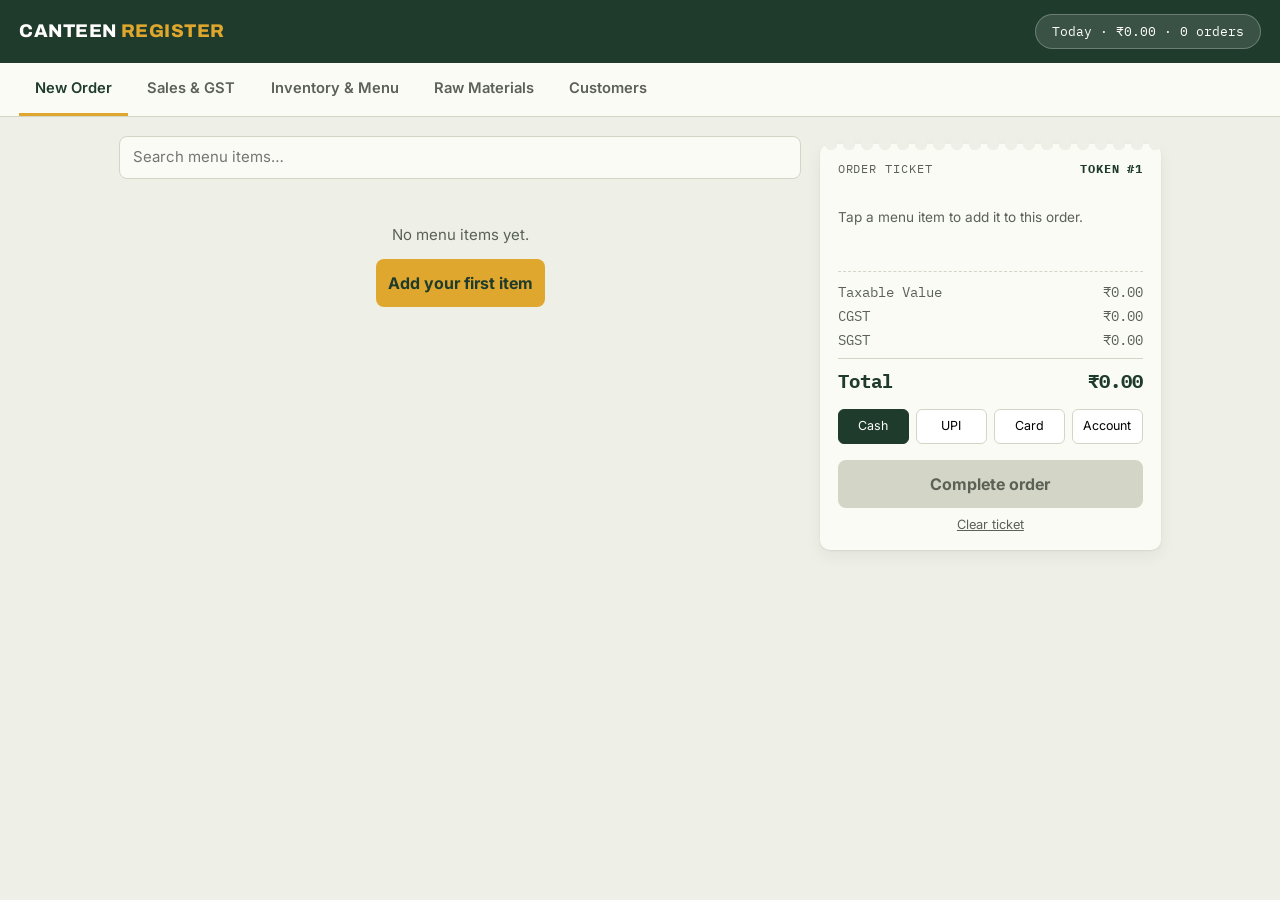
<file: canteen-register_6.html>
<!DOCTYPE html>
<html lang="en">
<head>
<meta charset="UTF-8">
<meta name="viewport" content="width=device-width, initial-scale=1.0">
<title>Canteen Register</title>
<link rel="preconnect" href="https://fonts.googleapis.com">
<link rel="preconnect" href="https://fonts.gstatic.com" crossorigin>
<link href="https://fonts.googleapis.com/css2?family=Archivo:wght@700;800&family=Inter:wght@400;500;600;700&family=IBM+Plex+Mono:wght@400;500;600;700&display=swap" rel="stylesheet">
<style>
  :root{
    --bg:#eef0e7;
    --bg-alt:#e2e5d7;
    --ink:#1f231e;
    --ink-soft:#5b6156;
    --green-deep:#1f3b2c;
    --green-mid:#2f5240;
    --marigold:#e0a72e;
    --marigold-dark:#b8841c;
    --chili:#b23a2e;
    --card:#fbfbf6;
    --border:#d3d6c6;
    --radius:10px;
    --shadow:0 1px 2px rgba(31,35,30,.07), 0 6px 16px rgba(31,35,30,.06);
  }
  *{box-sizing:border-box;}
  body{margin:0;font-family:'Inter',sans-serif;background:var(--bg);color:var(--ink);font-size:15px;line-height:1.5;}
  button{font:inherit;cursor:pointer;}
  input,select{font:inherit;}
  h3,h4{font-family:'Archivo',sans-serif;}
  button:focus-visible, input:focus-visible, select:focus-visible, a:focus-visible{outline:2px solid var(--marigold-dark);outline-offset:2px;}

  .topbar{background:var(--green-deep);color:#fff;padding:.9rem 1.2rem;display:flex;justify-content:space-between;align-items:center;flex-wrap:wrap;gap:.6rem;}
  .brand{font-family:'Archivo',sans-serif;font-weight:800;letter-spacing:.03em;font-size:1.15rem;text-transform:uppercase;}
  .brand .accent{color:var(--marigold);}
  .today-pill{background:rgba(255,255,255,.12);border:1px solid rgba(255,255,255,.25);border-radius:999px;padding:.4rem 1rem;font-family:'IBM Plex Mono',monospace;font-size:.82rem;}

  .tabs{background:var(--card);border-bottom:1px solid var(--border);display:flex;gap:.2rem;padding:0 1.2rem;overflow-x:auto;position:sticky;top:0;z-index:10;}
  .tab-btn{padding:.85rem 1rem;font-weight:600;color:var(--ink-soft);border:none;background:none;border-bottom:3px solid transparent;font-size:.92rem;white-space:nowrap;}
  .tab-btn.active{color:var(--green-deep);border-bottom-color:var(--marigold);}

  main{max-width:1080px;margin:0 auto;padding:1.2rem;}
  .panel{animation:fade .25s ease;}
  @keyframes fade{from{opacity:0;}to{opacity:1;}}

  .order-layout{display:flex;gap:1.2rem;align-items:flex-start;}
  @media (max-width:780px){.order-layout{flex-direction:column;}}

  #menuSearch{width:100%;padding:.6rem .8rem;border:1px solid var(--border);border-radius:8px;margin-bottom:.6rem;background:var(--card);}

  .category-row{display:flex;gap:.4rem;flex-wrap:wrap;margin-bottom:.7rem;}
  .cat-chip{padding:.4rem .85rem;border-radius:999px;border:1px solid var(--border);background:#fff;font-size:.8rem;font-weight:600;color:var(--ink-soft);}
  .cat-chip.active{background:var(--green-mid);color:#fff;border-color:var(--green-mid);}

  .menu-grid{flex:2;display:grid;grid-template-columns:repeat(auto-fill,minmax(148px,1fr));gap:.7rem;align-content:start;}
  .menu-section-heading{grid-column:1/-1;font-family:'IBM Plex Mono',monospace;text-transform:uppercase;font-size:.72rem;letter-spacing:.06em;color:var(--ink-soft);border-bottom:1px solid var(--border);padding:.3rem 0;margin-top:.6rem;}
  .menu-section-heading:first-child{margin-top:0;}
  .menu-card{background:var(--card);border:1px solid var(--border);border-radius:var(--radius);padding:.8rem;text-align:left;display:flex;flex-direction:column;gap:.3rem;align-items:flex-start;width:100%;transition:transform .12s,box-shadow .12s;}
  .menu-card:not(:disabled):hover{box-shadow:var(--shadow);transform:translateY(-2px);}
  .menu-card:disabled{opacity:.45;cursor:not-allowed;}
  .menu-card .name{font-weight:600;}
  .menu-card .price{font-family:'IBM Plex Mono',monospace;color:var(--green-mid);}
  .menu-card .stock{font-size:.74rem;color:var(--ink-soft);}
  .menu-card .stock.low{color:var(--chili);font-weight:700;}

  .ticket{flex:1;min-width:280px;background:var(--card);border-radius:var(--radius);box-shadow:var(--shadow);position:relative;margin-top:8px;}
  .ticket::before{content:'';position:absolute;top:-7px;left:0;right:0;height:14px;background:radial-gradient(circle,var(--bg) 6px,transparent 6.5px);background-size:18px 14px;background-position:2px 0;}
  .ticket-header{padding:1rem 1.1rem .3rem;font-family:'IBM Plex Mono',monospace;text-transform:uppercase;font-size:.72rem;letter-spacing:.08em;color:var(--ink-soft);display:flex;justify-content:space-between;}
  .ticket-token{font-weight:700;color:var(--green-deep);}
  .edit-banner{margin:.4rem 1.1rem 0;background:#fdf3d7;border:1px solid var(--marigold);border-radius:8px;padding:.5rem .7rem;font-size:.78rem;}
  .edit-banner button{color:var(--chili);background:none;border:none;text-decoration:underline;font-weight:600;padding:0;}
  .ticket-items{padding:.3rem 1.1rem;display:flex;flex-direction:column;gap:.55rem;max-height:280px;overflow-y:auto;}
  .ticket-line{display:flex;align-items:center;gap:.5rem;font-size:.88rem;}
  .ticket-line .qty-ctrl{display:flex;align-items:center;gap:.3rem;font-family:'IBM Plex Mono',monospace;}
  .ticket-line .qty-ctrl button{width:22px;height:22px;border-radius:5px;border:1px solid var(--border);background:#fff;line-height:1;}
  .ticket-line .name{flex:1;}
  .ticket-line .amt{font-family:'IBM Plex Mono',monospace;}
  .ticket-line .remove{color:var(--chili);border:none;background:none;font-size:.85rem;padding:0 .2rem;}
  .ticket-empty{color:var(--ink-soft);font-size:.85rem;padding:.4rem 0 1rem;}

  .ticket-divider{border-top:1px dashed var(--border);margin:.6rem 1.1rem;}
  .ticket-totals{padding:0 1.1rem;font-family:'IBM Plex Mono',monospace;font-size:.85rem;display:flex;flex-direction:column;gap:.25rem;}
  .ticket-totals .row{display:flex;justify-content:space-between;color:var(--ink-soft);}
  .ticket-totals .grand{font-size:1.2rem;font-weight:700;color:var(--green-deep);border-top:1px solid var(--border);padding-top:.5rem;margin-top:.2rem;}

  .payment-row{display:flex;gap:.4rem;padding:.85rem 1.1rem 0;flex-wrap:wrap;}
  .pay-chip{flex:1;min-width:64px;padding:.45rem;border-radius:6px;border:1px solid var(--border);background:#fff;font-size:.78rem;text-align:center;}
  .pay-chip.active{background:var(--green-deep);color:#fff;border-color:var(--green-deep);}
  .customer-picker{padding:.6rem 1.1rem 0;}
  .customer-picker select{width:100%;padding:.5rem;border:1px solid var(--border);border-radius:6px;background:#fff;}
  .customer-picker .bal-note{font-size:.75rem;color:var(--ink-soft);margin-top:.3rem;}
  .customer-picker .bal-note.negative{color:var(--chili);font-weight:600;}

  .btn-primary{display:block;width:calc(100% - 2.2rem);margin:1rem 1.1rem .4rem;background:var(--marigold);color:var(--green-deep);font-weight:700;padding:.75rem;border:none;border-radius:8px;font-size:1rem;}
  .btn-primary:not(:disabled):hover{background:var(--marigold-dark);}
  .btn-primary:disabled{background:var(--border);color:var(--ink-soft);cursor:not-allowed;}
  .btn-text{display:block;width:calc(100% - 2.2rem);margin:0 1.1rem 1rem;background:none;border:none;color:var(--ink-soft);text-decoration:underline;font-size:.8rem;padding:0;}
  .undo-bar{margin:0 1.1rem 1rem;font-size:.78rem;color:var(--ink-soft);}
  .undo-bar button{color:var(--chili);background:none;border:none;text-decoration:underline;font-weight:600;padding:0;}

  .range-row{display:flex;gap:.5rem;margin-bottom:1rem;flex-wrap:wrap;align-items:center;}
  .range-btn{padding:.5rem 1rem;border-radius:999px;border:1px solid var(--border);background:#fff;font-weight:600;font-size:.83rem;}
  .range-btn.active{background:var(--green-deep);color:#fff;border-color:var(--green-deep);}

  .stat-grid{display:grid;grid-template-columns:repeat(auto-fit,minmax(160px,1fr));gap:.8rem;margin-bottom:1.2rem;}
  .stat-card{background:var(--card);border:1px solid var(--border);border-radius:var(--radius);padding:.9rem;}
  .stat-card .label{font-size:.72rem;text-transform:uppercase;letter-spacing:.05em;color:var(--ink-soft);}
  .stat-card .value{font-family:'IBM Plex Mono',monospace;font-size:1.35rem;font-weight:700;color:var(--green-deep);margin-top:.25rem;}
  .stat-card .sub{font-size:.72rem;color:var(--ink-soft);margin-top:.2rem;}

  table.report-table{width:100%;border-collapse:collapse;background:var(--card);border:1px solid var(--border);border-radius:var(--radius);overflow:hidden;margin-bottom:1.2rem;}
  .report-table th,.report-table td{text-align:left;padding:.55rem .8rem;border-bottom:1px solid var(--border);font-size:.86rem;}
  .report-table tr:last-child td{border-bottom:none;}
  .report-table th{background:var(--bg-alt);font-family:'IBM Plex Mono',monospace;font-size:.7rem;text-transform:uppercase;letter-spacing:.04em;color:var(--ink-soft);}
  .report-table td.num{font-family:'IBM Plex Mono',monospace;text-align:right;}
  .report-table td.low{color:var(--chili);font-weight:700;}
  .report-table input{width:64px;padding:.3rem;border:1px solid var(--border);border-radius:5px;}
  .report-table input.wide{width:130px;}
  .report-table select{padding:.3rem;border:1px solid var(--border);border-radius:5px;background:#fff;}

  .order-row-list{display:flex;flex-direction:column;gap:.5rem;margin-bottom:1.2rem;}
  .order-day-heading{font-family:'IBM Plex Mono',monospace;text-transform:uppercase;font-size:.72rem;letter-spacing:.06em;color:var(--ink-soft);border-bottom:1px solid var(--border);padding:.3rem 0;margin-top:.6rem;}
  .order-row{display:flex;justify-content:space-between;align-items:center;gap:.8rem;background:var(--card);border:1px solid var(--border);border-radius:8px;padding:.6rem .8rem;font-size:.85rem;}
  .order-row .meta{color:var(--ink-soft);font-size:.76rem;display:block;margin-top:.15rem;}
  .order-row .amt{font-family:'IBM Plex Mono',monospace;font-weight:700;color:var(--green-deep);white-space:nowrap;}
  .order-edit{background:none;border:none;color:var(--green-mid);font-size:.74rem;text-decoration:underline;padding:0;white-space:nowrap;}
  .order-delete{background:none;border:none;color:var(--chili);font-size:.74rem;text-decoration:underline;padding:0;white-space:nowrap;}

  .add-item-form{display:grid;grid-template-columns:repeat(auto-fit,minmax(120px,1fr));gap:.7rem;background:var(--card);border:1px solid var(--border);border-radius:var(--radius);padding:1rem;margin-bottom:1.2rem;align-items:end;}
  .add-item-form label{font-size:.7rem;color:var(--ink-soft);text-transform:uppercase;letter-spacing:.04em;display:block;margin-bottom:.25rem;}
  .add-item-form input,.add-item-form select{width:100%;padding:.5rem;border:1px solid var(--border);border-radius:6px;background:#fff;}

  .recipe-editor{background:var(--bg-alt);border:1px dashed var(--border);border-radius:8px;padding:.8rem;margin:.4rem 0 .8rem;}
  .recipe-line{display:flex;gap:.4rem;align-items:center;margin-bottom:.4rem;flex-wrap:wrap;}
  .recipe-line select{flex:1;min-width:140px;padding:.35rem;border:1px solid var(--border);border-radius:5px;background:#fff;}
  .recipe-line input{width:80px;padding:.35rem;border:1px solid var(--border);border-radius:5px;}
  .recipe-line .unit-label{font-size:.78rem;color:var(--ink-soft);min-width:44px;}
  .recipe-line button{color:var(--chili);border:none;background:none;text-decoration:underline;font-size:.78rem;}
  .setting-row{display:flex;align-items:center;gap:.5rem;background:var(--card);border:1px solid var(--border);border-radius:8px;padding:.7rem .9rem;margin-bottom:1.2rem;font-size:.88rem;}
  .setting-row input[type=checkbox]{width:18px;height:18px;}

  .portions-badge{font-size:.72rem;color:var(--green-mid);}
  .portions-badge.low{color:var(--chili);font-weight:700;}

  .cust-balance{font-family:'IBM Plex Mono',monospace;font-weight:700;}
  .cust-balance.negative{color:var(--chili);}
  .cust-history{background:var(--bg-alt);border-radius:8px;padding:.6rem .8rem;margin:.3rem 0 .6rem;font-size:.78rem;}
  .cust-history div{display:flex;justify-content:space-between;gap:.6rem;padding:.15rem 0;}
  .cust-history .t-amt{font-family:'IBM Plex Mono',monospace;}

  .empty-state{text-align:center;padding:2.2rem 1rem;color:var(--ink-soft);grid-column:1/-1;}

  .toast{position:fixed;bottom:1.2rem;left:50%;transform:translateX(-50%) translateY(16px);background:var(--green-deep);color:#fff;padding:.6rem 1.1rem;border-radius:8px;font-size:.85rem;opacity:0;pointer-events:none;transition:opacity .2s,transform .2s;z-index:100;max-width:90vw;text-align:center;}
  .toast.show{opacity:1;transform:translateX(-50%) translateY(0);}

  footer.note{font-size:.75rem;color:var(--ink-soft);margin-top:.6rem;}

  @media (prefers-reduced-motion:reduce){*{transition:none !important;animation:none !important;}}
</style>
</head>
<body>

<div class="topbar">
  <div class="brand">Canteen <span class="accent">Register</span></div>
  <div class="today-pill" id="todayPill">Loading…</div>
</div>

<nav class="tabs">
  <button class="tab-btn active" data-tab="order" onclick="switchTab('order')">New Order</button>
  <button class="tab-btn" data-tab="sales" onclick="switchTab('sales')">Sales &amp; GST</button>
  <button class="tab-btn" data-tab="inventory" onclick="switchTab('inventory')">Inventory &amp; Menu</button>
  <button class="tab-btn" data-tab="raw" onclick="switchTab('raw')">Raw Materials</button>
  <button class="tab-btn" data-tab="customers" onclick="switchTab('customers')">Customers</button>
</nav>

<main>
  <section id="panel-order" class="panel">
    <div class="order-layout">
      <div style="flex:2;min-width:240px;">
        <div class="category-row" id="categoryChips" style="display:none;"></div>
        <input type="text" id="menuSearch" placeholder="Search menu items…" oninput="renderMenuGrid()">
        <div class="menu-grid" id="menuGrid"><div class="empty-state">Loading menu…</div></div>
      </div>
      <div class="ticket" id="ticket"></div>
    </div>
  </section>

  <section id="panel-sales" class="panel" style="display:none;">
    <div class="range-row" id="rangeRow">
      <button class="range-btn active" data-range="today" onclick="loadRange('today')">Today</button>
      <button class="range-btn" data-range="week" onclick="loadRange('week')">This Week</button>
      <button class="range-btn" data-range="month" onclick="loadRange('month')">This Month</button>
      <button class="range-btn" data-range="all" onclick="loadRange('all')">All Time</button>
      <button class="range-btn" data-range="overview" onclick="loadRange('overview')">📊 Overview</button>
      <button class="range-btn" style="margin-left:auto;" onclick="exportReport()">⬇ Export Excel</button>
    </div>
    <div id="salesContent">Loading…</div>
    <footer class="note">GST split assumes intra-state sales (CGST + SGST charged equally). For inter-state billing you'd charge IGST instead — check with your CA on which applies, and on whether the composition scheme affects how you show tax on the bill.</footer>
  </section>

  <section id="panel-inventory" class="panel" style="display:none;">
    <div id="inventoryContent">Loading…</div>
  </section>

  <section id="panel-raw" class="panel" style="display:none;">
    <div id="rawContent">Loading…</div>
  </section>

  <section id="panel-customers" class="panel" style="display:none;">
    <div id="customersContent">Loading…</div>
  </section>
</main>

<div id="toast" class="toast"></div>

<script>
// ---------- State ----------
let state = {
  menu: [],
  raw: [],
  customers: [],
  settings: { autoDeductRaw: true },
  cart: [],
  payment: 'Cash',
  selectedCustomerId: '',
  editing: null,           // original order object while editing, else null
  recipeEditItemId: null,  // menu item id whose recipe editor is open
  historyOpenCustomerId: null,
  activeTab: 'order',
  activeRange: 'today',
  activeCategory: 'All',
  today: null,
  _currentAgg: null,
};

// ---------- Utilities ----------
const fmt = n => new Intl.NumberFormat('en-IN',{style:'currency',currency:'INR',maximumFractionDigits:2}).format(n||0);
function escapeHtml(s){ return String(s).replace(/[&<>"']/g, c=>({'&':'&amp;','<':'&lt;','>':'&gt;','"':'&quot;',"'":'&#39;'}[c])); }
function uid(p){ return (p||'I')+Date.now().toString(36)+Math.random().toString(36).slice(2,6); }
function fmtDate(d){ const y=d.getFullYear(); const m=String(d.getMonth()+1).padStart(2,'0'); const day=String(d.getDate()).padStart(2,'0'); return `${y}-${m}-${day}`; }
function todayStr(){ return fmtDate(new Date()); }
function dayKey(d){ return `day:${d}`; }
function emptyDay(dateStr){ return {date:dateStr, orders:[], taxable:0, gst:0, total:0, count:0, nextToken:1}; }
function ensureNextToken(day){
  if(day.nextToken===undefined || day.nextToken===null){
    day.nextToken = day.orders.reduce((max,o)=>Math.max(max, o.token||0), 0) + 1;
  }
  return day;
}
function dateFromOrderId(id){
  const i = id.lastIndexOf('-');
  return i>-1 ? id.slice(0,i) : null;
}
function emptyOverall(){ return {taxable:0, gst:0, total:0, count:0, byItem:{}}; }
function round2(n){ return Math.round(n*100)/100; }
function niceDate(dStr){
  const [y,m,d] = dStr.split('-').map(Number);
  return new Date(y, m-1, d).toLocaleDateString('en-IN', {weekday:'short', day:'numeric', month:'short', year:'numeric'});
}

let toastTimer;
function showToast(msg){
  const t = document.getElementById('toast');
  t.textContent = msg;
  t.classList.add('show');
  clearTimeout(toastTimer);
  toastTimer = setTimeout(()=>t.classList.remove('show'), 2600);
}

function confirmAction(btn, action){
  if(btn.dataset.confirm==='1'){
    btn.dataset.confirm='0';
    action();
  } else {
    const orig = btn.textContent;
    btn.dataset.confirm='1';
    btn.dataset.orig = orig;
    btn.textContent = 'Click again to confirm';
    setTimeout(()=>{ if(btn.dataset.confirm==='1'){ btn.dataset.confirm='0'; btn.textContent=btn.dataset.orig; } }, 4000);
  }
}

// ---------- Storage (browser localStorage — data lives on this PC, in this browser) ----------
async function dbGet(key){
  try{
    const v = localStorage.getItem(key);
    return v ? JSON.parse(v) : null;
  }catch(e){ return null; }
}
async function dbSet(key, value){
  try{
    localStorage.setItem(key, JSON.stringify(value));
    return true;
  }catch(e){ console.error('storage set failed', key, e); showToast('Could not save — your browser storage may be full or disabled'); return false; }
}
async function dbDelete(key){
  try{ localStorage.removeItem(key); }catch(e){ /* ignore */ }
}

// ---------- Init ----------
async function init(){
  state.menu = (await dbGet('menu-items')) || [];
  state.raw = (await dbGet('raw-materials')) || [];
  state.customers = (await dbGet('customers')) || [];
  const settings = await dbGet('app-settings');
  if(settings) state.settings = Object.assign({autoDeductRaw:true}, settings);
  const dStr = todayStr();
  const day = await dbGet(dayKey(dStr));
  state.today = ensureNextToken(day || emptyDay(dStr));
  renderAll();
  setInterval(refreshTodayIfNeeded, 60000);
}
async function refreshTodayIfNeeded(){
  const dStr = todayStr();
  if(state.today.date !== dStr){
    const day = await dbGet(dayKey(dStr));
    state.today = ensureNextToken(day || emptyDay(dStr));
    renderAll();
  }
}

function renderAll(){
  renderTodayPill();
  renderMenuGrid();
  renderCart();
  if(state.activeTab==='inventory') renderInventoryTab();
  if(state.activeTab==='raw') renderRawTab();
  if(state.activeTab==='customers') renderCustomersTab();
  if(state.activeTab==='sales') loadRange(state.activeRange);
}

// ---------- Tabs ----------
function switchTab(tab){
  state.activeTab = tab;
  document.querySelectorAll('.tab-btn').forEach(b=>b.classList.toggle('active', b.dataset.tab===tab));
  ['order','sales','inventory','raw','customers'].forEach(t=>{
    document.getElementById('panel-'+t).style.display = tab===t ? 'block' : 'none';
  });
  if(tab==='sales') loadRange(state.activeRange);
  if(tab==='inventory') renderInventoryTab();
  if(tab==='raw') renderRawTab();
  if(tab==='customers') renderCustomersTab();
}

// ---------- Today pill ----------
function renderTodayPill(){
  document.getElementById('todayPill').textContent =
    `Today · ${fmt(state.today.total)} · ${state.today.count} order${state.today.count===1?'':'s'}`;
}

// ---------- Categories ----------
const PRESET_CATEGORIES = ['Veg Snacks','Non-Veg Snacks','Combos','Beverages','Desserts','Other'];

function getUsedCategories(){
  const set = new Set(state.menu.map(m=>m.category || 'Uncategorized'));
  return Array.from(set).sort((a,b)=>a.localeCompare(b));
}
function allKnownCategories(){
  const used = state.menu.map(m=>m.category).filter(Boolean);
  return Array.from(new Set([...PRESET_CATEGORIES, ...used])).sort((a,b)=>a.localeCompare(b));
}
function setActiveCategory(cat){
  state.activeCategory = cat;
  renderMenuGrid();
}
function renderCategoryChips(){
  const row = document.getElementById('categoryChips');
  if(!row) return;
  const cats = getUsedCategories();
  if(cats.length<=1){ row.style.display='none'; row.innerHTML=''; return; }
  if(state.activeCategory!=='All' && !cats.includes(state.activeCategory)) state.activeCategory='All';
  row.style.display='flex';
  const chips = ['All', ...cats];
  row.innerHTML = chips.map(c=>
    `<button class="cat-chip ${state.activeCategory===c?'active':''}" data-category="${escapeHtml(c)}">${escapeHtml(c)}</button>`
  ).join('');
  row.querySelectorAll('.cat-chip').forEach(btn=>{
    btn.addEventListener('click', ()=> setActiveCategory(btn.dataset.category));
  });
}

// ---------- Raw materials helpers ----------
function rawById(id){ return state.raw.find(r=>r.id===id); }
function itemRecipe(item){ return (item.recipe||[]).filter(l=>rawById(l.rawId)); }
function portionsPossible(item){
  const recipe = itemRecipe(item);
  if(recipe.length===0) return null;
  let min = Infinity;
  recipe.forEach(l=>{
    const raw = rawById(l.rawId);
    if(!raw || l.qty<=0) return;
    min = Math.min(min, Math.floor(Math.max(0,raw.stock)/l.qty));
  });
  return min===Infinity ? null : min;
}
function isAutoStock(item){
  return item.stockMode==='auto' && itemRecipe(item).length>0;
}
function effectiveStock(item){
  if(isAutoStock(item)){
    const p = portionsPossible(item);
    return p===null ? 0 : p;
  }
  return item.stock;
}
function computeRawUsage(cartLines){
  // returns [{rawId, qty}] aggregated across items
  // auto-stock items ALWAYS consume raw materials (that IS their stock);
  // manual-stock items consume raw only when the global auto-deduct setting is on
  const usage = {};
  cartLines.forEach(l=>{
    const item = state.menu.find(m=>m.id===l.id);
    if(!item) return;
    if(!isAutoStock(item) && !state.settings.autoDeductRaw) return;
    itemRecipe(item).forEach(r=>{
      usage[r.rawId] = (usage[r.rawId]||0) + r.qty*l.qty;
    });
  });
  return Object.entries(usage).map(([rawId, qty])=>({rawId, qty:round2(qty)}));
}

// ---------- Customers helpers ----------
function customerById(id){ return state.customers.find(c=>c.id===id); }
function customerLabel(c){
  const ph = c.phone ? ` (…${String(c.phone).slice(-4)})` : '';
  return `${c.name}${ph}`;
}
async function adjustCustomerBalance(customerId, delta, type, note){
  const c = customerById(customerId);
  if(!c) return;
  c.balance = round2(c.balance + delta);
  c.history = c.history || [];
  c.history.unshift({time:new Date().toISOString(), type, amount:round2(delta), note:note||''});
  if(c.history.length>40) c.history.length = 40;
  await dbSet('customers', state.customers);
}

// ---------- Menu grid ----------
function renderMenuCard(m){
  const inCart = state.cart.find(c=>c.id===m.id);
  const avail = effectiveStock(m);
  const remaining = avail - (inCart?inCart.qty:0);
  const out = remaining<=0;
  const low = !out && remaining<=m.threshold;
  const auto = isAutoStock(m);
  return `<button class="menu-card" ${out?'disabled':''} onclick="addToCart('${m.id}')">
    <div class="name">${escapeHtml(m.name)}</div>
    <div class="price">${fmt(m.price)}${m.unit?` / ${escapeHtml(m.unit)}`:''}</div>
    <div class="stock ${low?'low':''}">${out?(auto?'No raw stock':'Out of stock'):`${remaining} ${auto?'possible':'left'}`}</div>
  </button>`;
}

function renderMenuGrid(){
  renderCategoryChips();
  const q = (document.getElementById('menuSearch')?.value || '').toLowerCase();
  const grid = document.getElementById('menuGrid');
  if(state.menu.length===0){
    grid.innerHTML = `<div class="empty-state">No menu items yet.<br><button class="btn-primary" style="width:auto;display:inline-block;margin:.8rem 0 0;" onclick="switchTab('inventory')">Add your first item</button></div>`;
    return;
  }
  let items = state.menu.filter(m=>m.name.toLowerCase().includes(q));
  if(state.activeCategory!=='All'){
    items = items.filter(m=>(m.category||'Uncategorized')===state.activeCategory);
  }
  if(items.length===0){
    const where = state.activeCategory!=='All' ? ` in ${escapeHtml(state.activeCategory)}` : '';
    grid.innerHTML = `<div class="empty-state">No items match${q?` "${escapeHtml(q)}"`:''}${where}.</div>`;
    return;
  }
  if(state.activeCategory==='All'){
    const cats = getUsedCategories();
    let html = '';
    cats.forEach(cat=>{
      const catItems = items.filter(m=>(m.category||'Uncategorized')===cat);
      if(catItems.length===0) return;
      html += `<div class="menu-section-heading">${escapeHtml(cat)}</div>`;
      html += catItems.map(renderMenuCard).join('');
    });
    grid.innerHTML = html;
  } else {
    grid.innerHTML = items.map(renderMenuCard).join('');
  }
}

function flashStockWarning(itemId){
  const item = state.menu.find(m=>m.id===itemId);
  if(!item){ showToast('Not enough stock'); return; }
  showToast(isAutoStock(item) ? `Raw materials only allow ${effectiveStock(item)} more ${item.name}` : `Only ${item.stock} ${item.name} left in stock`);
}

// ---------- Cart ----------
function addToCart(itemId){
  const item = state.menu.find(m=>m.id===itemId);
  if(!item) return;
  const line = state.cart.find(c=>c.id===itemId);
  const currentQty = line ? line.qty : 0;
  if(effectiveStock(item) - currentQty <= 0){ flashStockWarning(itemId); return; }
  if(line) line.qty++; else state.cart.push({id:item.id, name:item.name, price:item.price, gst:item.gst, qty:1});
  renderCart(); renderMenuGrid();
}
function changeQty(itemId, delta){
  const line = state.cart.find(c=>c.id===itemId);
  if(!line) return;
  const item = state.menu.find(m=>m.id===itemId);
  const newQty = line.qty + delta;
  if(newQty<=0){ state.cart = state.cart.filter(c=>c.id!==itemId); }
  else if(item && newQty>effectiveStock(item)){ flashStockWarning(itemId); return; }
  else line.qty = newQty;
  renderCart(); renderMenuGrid();
}
function removeLine(itemId){ state.cart = state.cart.filter(c=>c.id!==itemId); renderCart(); renderMenuGrid(); }
function clearCart(){ state.cart = []; renderCart(); renderMenuGrid(); }
function setPayment(p){ state.payment = p; renderCart(); }
function setSelectedCustomer(id){ state.selectedCustomerId = id; renderCart(); }

function cartTotals(){
  let total=0, taxable=0;
  state.cart.forEach(l=>{
    const lineTotal = l.price*l.qty;
    total += lineTotal;
    taxable += lineTotal/(1+l.gst/100);
  });
  const gst = total-taxable;
  return {total, taxable, gst, cgst:gst/2, sgst:gst/2};
}

function renderCart(){
  const t = document.getElementById('ticket');
  const totals = cartTotals();
  const token = state.editing ? state.editing.token : state.today.nextToken;
  const linesHtml = state.cart.length ? state.cart.map(l=>`
    <div class="ticket-line">
      <div class="qty-ctrl">
        <button onclick="changeQty('${l.id}',-1)">−</button>
        <span>${l.qty}</span>
        <button onclick="changeQty('${l.id}',1)">+</button>
      </div>
      <div class="name">${escapeHtml(l.name)}</div>
      <div class="amt">${fmt(l.price*l.qty)}</div>
      <button class="remove" onclick="removeLine('${l.id}')">✕</button>
    </div>`).join('') : `<p class="ticket-empty">Tap a menu item to add it to this order.</p>`;

  const payChips = ['Cash','UPI','Card','Account'].map(p=>
    `<button class="pay-chip ${state.payment===p?'active':''}" onclick="setPayment('${p}')">${p}</button>`
  ).join('');

  let customerPicker = '';
  if(state.payment==='Account'){
    if(state.customers.length===0){
      customerPicker = `<div class="customer-picker"><div class="bal-note">No customers yet — add them in the Customers tab first.</div></div>`;
    } else {
      const opts = state.customers.slice().sort((a,b)=>a.name.localeCompare(b.name)).map(c=>
        `<option value="${c.id}" ${state.selectedCustomerId===c.id?'selected':''}>${escapeHtml(customerLabel(c))} — ${fmt(c.balance)}</option>`
      ).join('');
      const sel = customerById(state.selectedCustomerId);
      let balNote = '';
      if(sel){
        const after = round2(sel.balance - totals.total);
        balNote = `<div class="bal-note ${after<0?'negative':''}">Balance after this order: ${fmt(after)}${after<0?' (goes into due)':''}</div>`;
      }
      customerPicker = `<div class="customer-picker">
        <select onchange="setSelectedCustomer(this.value)">
          <option value="">— Select customer —</option>
          ${opts}
        </select>
        ${balNote}
      </div>`;
    }
  }

  const editBanner = state.editing ? `<div class="edit-banner">✏️ Editing Token #${state.editing.token} (${niceDate(dateFromOrderId(state.editing.id))}). Complete to save changes, or <button onclick="cancelEdit()">cancel and restore original</button>.</div>` : '';

  const lastOrder = state.today.orders[state.today.orders.length-1];
  const undoHtml = (!state.editing && lastOrder) ? `<div class="undo-bar">Last: Token #${lastOrder.token} · ${fmt(lastOrder.total)} — <button onclick="deleteOrder('${lastOrder.id}')">Undo</button></div>` : '';

  t.innerHTML = `
    <div class="ticket-header"><span>${state.editing?'Editing Order':'Order Ticket'}</span><span class="ticket-token">Token #${token}</span></div>
    ${editBanner}
    <div class="ticket-items">${linesHtml}</div>
    <div class="ticket-divider"></div>
    <div class="ticket-totals">
      <div class="row"><span>Taxable Value</span><span>${fmt(totals.taxable)}</span></div>
      <div class="row"><span>CGST</span><span>${fmt(totals.cgst)}</span></div>
      <div class="row"><span>SGST</span><span>${fmt(totals.sgst)}</span></div>
      <div class="row grand"><span>Total</span><span>${fmt(totals.total)}</span></div>
    </div>
    <div class="payment-row">${payChips}</div>
    ${customerPicker}
    <button class="btn-primary" ${state.cart.length===0?'disabled':''} onclick="completeOrder()">${state.editing?'Save changes':'Complete order'}</button>
    <button class="btn-text" onclick="clearCart()">Clear ticket</button>
    ${undoHtml}
  `;
}

// ---------- Order record engine (shared by complete / delete / edit) ----------
async function addOrderRecord(order){
  const dateStr = dateFromOrderId(order.id);
  let dayRecord = (dateStr === state.today.date) ? state.today : ensureNextToken((await dbGet(dayKey(dateStr))) || emptyDay(dateStr));

  dayRecord.orders.push(order);
  dayRecord.orders.sort((a,b)=>a.token-b.token);
  dayRecord.taxable = round2(dayRecord.taxable + order.taxable);
  dayRecord.gst = round2(dayRecord.gst + order.gst);
  dayRecord.total = round2(dayRecord.total + order.total);
  dayRecord.count += 1;
  dayRecord.nextToken = Math.max(dayRecord.nextToken, order.token + 1);
  await dbSet(dayKey(dateStr), dayRecord);
  if(dateStr === state.today.date) state.today = dayRecord;

  // finished-goods stock (auto-stock items are tracked via raw materials instead)
  order.items.forEach(it=>{
    if(it.autoStock) return;
    const item = state.menu.find(m=>m.id===it.id);
    if(item) item.stock = Math.max(0, item.stock - it.qty);
  });
  await dbSet('menu-items', state.menu);

  // raw materials
  if(order.rawUsage && order.rawUsage.length){
    order.rawUsage.forEach(u=>{
      const raw = rawById(u.rawId);
      if(raw) raw.stock = round2(raw.stock - u.qty);
    });
    await dbSet('raw-materials', state.raw);
  }

  // customer account
  if(order.payment==='Account' && order.customerId){
    await adjustCustomerBalance(order.customerId, -order.total, 'purchase', `Token #${order.token} (${dateStr})`);
  }

  // dates index + overall
  let dates = await dbGet('all-dates') || [];
  if(!dates.includes(dateStr)){ dates.push(dateStr); await dbSet('all-dates', dates); }

  let overall = await dbGet('overall-summary') || emptyOverall();
  overall.taxable = round2(overall.taxable + order.taxable);
  overall.gst = round2(overall.gst + order.gst);
  overall.total = round2(overall.total + order.total);
  overall.count += 1;
  order.items.forEach(it=>{
    if(!overall.byItem[it.id]) overall.byItem[it.id] = {name:it.name, qty:0, revenue:0};
    overall.byItem[it.id].qty += it.qty;
    overall.byItem[it.id].revenue = round2(overall.byItem[it.id].revenue + it.lineTotal);
  });
  await dbSet('overall-summary', overall);
}

async function removeOrderRecord(orderId){
  const dateStr = dateFromOrderId(orderId);
  if(!dateStr) return null;

  let dayRecord = (dateStr === state.today.date) ? state.today : await dbGet(dayKey(dateStr));
  if(!dayRecord) return null;

  const idx = dayRecord.orders.findIndex(o=>o.id===orderId);
  if(idx===-1) return null;
  const removed = dayRecord.orders[idx];

  dayRecord.orders.splice(idx, 1);
  dayRecord.taxable = round2(dayRecord.taxable - removed.taxable);
  dayRecord.gst = round2(dayRecord.gst - removed.gst);
  dayRecord.total = round2(dayRecord.total - removed.total);
  dayRecord.count = Math.max(0, dayRecord.count - 1);
  ensureNextToken(dayRecord);
  await dbSet(dayKey(dateStr), dayRecord);
  if(dateStr === state.today.date) state.today = dayRecord;

  removed.items.forEach(it=>{
    if(it.autoStock) return;
    const item = state.menu.find(m=>m.id===it.id);
    if(item) item.stock += it.qty;
  });
  await dbSet('menu-items', state.menu);

  if(removed.rawUsage && removed.rawUsage.length){
    removed.rawUsage.forEach(u=>{
      const raw = rawById(u.rawId);
      if(raw) raw.stock = round2(raw.stock + u.qty);
    });
    await dbSet('raw-materials', state.raw);
  }

  if(removed.payment==='Account' && removed.customerId){
    await adjustCustomerBalance(removed.customerId, removed.total, 'refund', `Token #${removed.token} (${dateStr}) reversed`);
  }

  let overall = await dbGet('overall-summary') || emptyOverall();
  overall.taxable = round2(overall.taxable - removed.taxable);
  overall.gst = round2(overall.gst - removed.gst);
  overall.total = round2(overall.total - removed.total);
  overall.count = Math.max(0, overall.count - 1);
  removed.items.forEach(it=>{
    if(overall.byItem[it.id]){
      overall.byItem[it.id].qty -= it.qty;
      overall.byItem[it.id].revenue = round2(overall.byItem[it.id].revenue - it.lineTotal);
      if(overall.byItem[it.id].qty<=0) delete overall.byItem[it.id];
    }
  });
  await dbSet('overall-summary', overall);

  return removed;
}

// ---------- Orders ----------
async function completeOrder(){
  if(state.cart.length===0) return;

  if(state.payment==='Account'){
    const cust = customerById(state.selectedCustomerId);
    if(!cust){ showToast('Select a customer for account payment'); return; }
  }

  const totals = cartTotals();
  const dStr = state.editing ? dateFromOrderId(state.editing.id) : todayStr();
  if(!state.editing && state.today.date !== dStr) state.today = emptyDay(dStr);

  const token = state.editing ? state.editing.token : state.today.nextToken;
  const cust = state.payment==='Account' ? customerById(state.selectedCustomerId) : null;

  const order = {
    id: state.editing ? state.editing.id : `${dStr}-${token}`,
    token,
    time: state.editing ? state.editing.time : new Date().toISOString(),
    editedAt: state.editing ? new Date().toISOString() : undefined,
    items: state.cart.map(l=>{
      const menuItem = state.menu.find(m=>m.id===l.id);
      return {id:l.id, name:l.name, qty:l.qty, price:l.price, gst:l.gst, lineTotal:round2(l.price*l.qty), autoStock: menuItem ? isAutoStock(menuItem) : false};
    }),
    taxable: round2(totals.taxable),
    gst: round2(totals.gst),
    total: round2(totals.total),
    payment: state.payment,
    customerId: cust ? cust.id : undefined,
    customerName: cust ? cust.name : undefined,
    rawUsage: computeRawUsage(state.cart)
  };

  const wasEditing = !!state.editing;
  await addOrderRecord(order);

  state.cart = [];
  state.payment = 'Cash';
  state.selectedCustomerId = '';
  state.editing = null;
  renderAll();
  showToast(wasEditing ? `Token #${token} updated` : `Token #${token} · ${fmt(order.total)} saved`);
}

async function deleteOrder(orderId){
  const removed = await removeOrderRecord(orderId);
  if(!removed){ showToast('Could not find that order'); return; }
  renderAll();
  showToast(`Token #${removed.token} removed`);
}

async function startEditOrder(orderId){
  if(state.editing){ showToast('Finish or cancel the current edit first'); return; }
  const removed = await removeOrderRecord(orderId);
  if(!removed){ showToast('Could not find that order'); return; }
  state.editing = removed;
  state.cart = removed.items.map(it=>({id:it.id, name:it.name, price:it.price, gst:it.gst, qty:it.qty}));
  state.payment = removed.payment;
  state.selectedCustomerId = removed.customerId || '';
  switchTab('order');
  renderAll();
  showToast(`Editing Token #${removed.token} — make changes, then Save`);
}

async function cancelEdit(){
  if(!state.editing) return;
  const original = state.editing;
  state.editing = null;
  state.cart = [];
  state.payment = 'Cash';
  state.selectedCustomerId = '';
  await addOrderRecord(original);
  renderAll();
  showToast(`Token #${original.token} restored unchanged`);
}

// ---------- Inventory & Menu ----------
async function addMenuItem(data){
  const item = {
    id: uid('I'),
    name: data.name,
    category: data.category || 'Uncategorized',
    price: +data.price || 0,
    gst: +data.gst || 0,
    stock: +data.stock || 0,
    stockMode: 'manual',
    threshold: +data.threshold || 5,
    unit: data.unit || '',
    recipe: []
  };
  state.menu.push(item);
  await dbSet('menu-items', state.menu);
  renderAll();
  showToast(`${item.name} added — set its recipe to track stock from raw materials, or manage stock manually`);
}
function submitNewItem(){
  const name = document.getElementById('newName').value.trim();
  const price = document.getElementById('newPrice').value;
  if(!name || !price){ showToast('Enter a name and price first'); return; }
  addMenuItem({
    name, price,
    category: document.getElementById('newCategory').value.trim(),
    gst: document.getElementById('newGst').value,
    stock: document.getElementById('newStock').value,
    threshold: document.getElementById('newThreshold').value,
    unit: document.getElementById('newUnit').value.trim()
  });
}
async function updateMenuItem(id, field, value){
  const item = state.menu.find(m=>m.id===id);
  if(!item) return;
  item[field] = (field==='name' || field==='unit' || field==='category') ? value : +value;
  await dbSet('menu-items', state.menu);
  renderMenuGrid();
  renderInventoryTab();
}
async function restock(id, qty){
  if(!qty || qty<=0){ showToast('Enter a quantity to add'); return; }
  const item = state.menu.find(m=>m.id===id);
  if(!item) return;
  item.stock += qty;
  await dbSet('menu-items', state.menu);
  renderAll();
  showToast(`${item.name}: +${qty} stock`);
}
async function setStock(id, value){
  const item = state.menu.find(m=>m.id===id);
  if(!item) return;
  const v = +value;
  if(isNaN(v) || v<0){ showToast('Enter a valid stock number'); return; }
  item.stock = v;
  await dbSet('menu-items', state.menu);
  renderAll();
  showToast(`${item.name}: stock set to ${v}`);
}
async function setStockMode(id, mode){
  const item = state.menu.find(m=>m.id===id);
  if(!item) return;
  if(mode==='auto' && itemRecipe(item).length===0){
    showToast('Add a recipe first — auto stock is calculated from raw materials');
    renderInventoryTab();
    return;
  }
  item.stockMode = mode;
  await dbSet('menu-items', state.menu);
  renderAll();
  showToast(mode==='auto' ? `${item.name}: stock now tracked from raw materials` : `${item.name}: stock now manual`);
}
async function deleteMenuItem(id){
  state.menu = state.menu.filter(m=>m.id!==id);
  if(state.recipeEditItemId===id) state.recipeEditItemId = null;
  await dbSet('menu-items', state.menu);
  renderAll();
}
async function resetAllData(){
  const dates = await dbGet('all-dates') || [];
  await Promise.all(dates.map(d=>dbDelete(dayKey(d))));
  await dbDelete('all-dates');
  await dbDelete('overall-summary');
  await dbDelete('menu-items');
  await dbDelete('raw-materials');
  await dbDelete('customers');
  state.menu = [];
  state.raw = [];
  state.customers = [];
  state.cart = [];
  state.editing = null;
  state.today = emptyDay(todayStr());
  renderAll();
  showToast('All data cleared');
}

// ---------- Recipe editor ----------
function toggleRecipeEditor(itemId){
  state.recipeEditItemId = state.recipeEditItemId===itemId ? null : itemId;
  renderInventoryTab();
}
async function addRecipeLine(itemId){
  const item = state.menu.find(m=>m.id===itemId);
  if(!item) return;
  if(state.raw.length===0){ showToast('Add raw materials first (Raw Materials tab)'); return; }
  item.recipe = item.recipe || [];
  const usedIds = item.recipe.map(l=>l.rawId);
  const firstUnused = state.raw.find(r=>!usedIds.includes(r.id)) || state.raw[0];
  item.recipe.push({rawId:firstUnused.id, qty:0});
  await dbSet('menu-items', state.menu);
  renderInventoryTab();
}
async function updateRecipeLine(itemId, index, field, value){
  const item = state.menu.find(m=>m.id===itemId);
  if(!item || !item.recipe || !item.recipe[index]) return;
  if(field==='rawId') item.recipe[index].rawId = value;
  else item.recipe[index].qty = Math.max(0, +value || 0);
  await dbSet('menu-items', state.menu);
  renderInventoryTab();
}
async function removeRecipeLine(itemId, index){
  const item = state.menu.find(m=>m.id===itemId);
  if(!item || !item.recipe) return;
  item.recipe.splice(index,1);
  if(item.stockMode==='auto' && item.recipe.length===0) item.stockMode='manual';
  await dbSet('menu-items', state.menu);
  renderInventoryTab();
}
async function addFromMenuItem(itemId, sourceId, qty){
  const item = state.menu.find(m=>m.id===itemId);
  const source = state.menu.find(m=>m.id===sourceId);
  if(!item || !source){ showToast('Pick an item to copy ingredients from'); return; }
  if(source.id===item.id){ showToast("An item can't use itself as an ingredient"); return; }
  const sourceRecipe = itemRecipe(source);
  if(sourceRecipe.length===0){ showToast(`${source.name} doesn't have a recipe yet`); return; }
  const multiplier = Math.max(0.01, +qty || 1);
  item.recipe = item.recipe || [];
  sourceRecipe.forEach(line=>{
    const addQty = round2(line.qty * multiplier);
    const existing = item.recipe.find(l=>l.rawId===line.rawId);
    if(existing) existing.qty = round2(existing.qty + addQty);
    else item.recipe.push({rawId:line.rawId, qty:addQty});
  });
  await dbSet('menu-items', state.menu);
  renderInventoryTab();
  showToast(`Copied ${source.name}'s ingredients${multiplier!==1?` (×${multiplier})`:''} into ${item.name}'s recipe`);
}

function renderRecipeEditor(item){
  const lines = (item.recipe||[]).map((l,i)=>{
    const opts = state.raw.map(r=>`<option value="${r.id}" ${l.rawId===r.id?'selected':''}>${escapeHtml(r.name)}</option>`).join('');
    const raw = rawById(l.rawId);
    return `<div class="recipe-line">
      <select onchange="updateRecipeLine('${item.id}',${i},'rawId',this.value)">${opts}</select>
      <input type="number" min="0" step="any" value="${l.qty}" onchange="updateRecipeLine('${item.id}',${i},'qty',this.value)">
      <span class="unit-label">${raw?escapeHtml(raw.unit):''} / portion</span>
      <button onclick="removeRecipeLine('${item.id}',${i})">remove</button>
    </div>`;
  }).join('');
  const portions = portionsPossible(item);
  const modeHint = (portions!==null && !isAutoStock(item))
    ? `<div style="font-size:.8rem;margin-top:.4rem;">Stock is currently manual. <button style="font-size:.8rem;text-decoration:underline;border:none;background:none;color:var(--green-mid);padding:0;" onclick="setStockMode('${item.id}','auto')">Switch to auto — track stock from raw materials</button></div>`
    : '';
  const sourceOptions = state.menu.filter(m=>m.id!==item.id && itemRecipe(m).length>0);
  const autofillHtml = sourceOptions.length ? `
    <div style="margin-top:.7rem;padding-top:.6rem;border-top:1px dashed var(--border);">
      <strong style="font-size:.78rem;">Auto-fill from another menu item</strong>
      <div class="recipe-line" style="margin-top:.4rem;">
        <select id="autofillSrc-${item.id}">
          ${sourceOptions.map(m=>`<option value="${m.id}">${escapeHtml(m.name)}</option>`).join('')}
        </select>
        <input type="number" min="0.01" step="any" value="1" id="autofillQty-${item.id}" title="How many of this item go into one portion of the combo">
        <span class="unit-label">× qty</span>
        <button onclick="addFromMenuItem('${item.id}', document.getElementById('autofillSrc-${item.id}').value, document.getElementById('autofillQty-${item.id}').value)">Add ingredients</button>
      </div>
      <div style="font-size:.72rem;color:var(--ink-soft);margin-top:.2rem;">Copies that item's ingredients in — a one-time copy, not a live link, so editing the original later won't change this combo.</div>
    </div>` : '';
  return `<div class="recipe-editor">
    <strong style="font-size:.82rem;">Recipe for ${escapeHtml(item.name)} (per 1 portion)</strong>
    <div style="margin:.5rem 0;">${lines || '<span style="font-size:.8rem;color:var(--ink-soft);">No ingredients yet.</span>'}</div>
    <button onclick="addRecipeLine('${item.id}')" style="font-size:.8rem;">+ Add ingredient</button>
    ${portions!==null?`<div style="font-size:.8rem;margin-top:.5rem;" class="portions-badge ${portions<=5?'low':''}">Raw stock allows ~${portions} portion${portions===1?'':'s'}</div>`:''}
    ${modeHint}
    ${autofillHtml}
  </div>`;
}

function renderInventoryTab(){
  const c = document.getElementById('inventoryContent');
  const catOptions = allKnownCategories().map(cat=>`<option value="${escapeHtml(cat)}">`).join('');
  const rows = state.menu.map(m=>{
    const recipeCount = itemRecipe(m).length;
    const portions = portionsPossible(m);
    const portionsHtml = portions!==null ? `<div class="portions-badge ${portions<=5?'low':''}">~${portions} portions from raw</div>` : '';
    const auto = isAutoStock(m);
    const avail = effectiveStock(m);
    const stockCell = auto
      ? `<span class="${avail<=m.threshold?'low':''}" style="font-family:'IBM Plex Mono',monospace;">${avail}</span> <span class="portions-badge">from raw</span>`
      : `<input type="number" min="0" value="${m.stock}" onchange="setStock('${m.id}', this.value)" title="Type a number to set exact stock">${m.unit?(' '+escapeHtml(m.unit)):''}`;
    const stockCtrl = auto
      ? `<span style="font-size:.74rem;color:var(--ink-soft);">buy raw materials to increase</span>`
      : `<input type="number" min="1" placeholder="Qty" id="restock-${m.id}" style="width:56px;">
        <button onclick="restock('${m.id}', +document.getElementById('restock-${m.id}').value)">+ Add</button>`;
    const mainRow = `
    <tr>
      <td><input class="wide" value="${escapeHtml(m.name)}" onchange="updateMenuItem('${m.id}','name',this.value)">${portionsHtml}</td>
      <td><input class="wide" list="categoryList" value="${escapeHtml(m.category||'Uncategorized')}" onchange="updateMenuItem('${m.id}','category',this.value)"></td>
      <td><input type="number" min="0" step="0.5" value="${m.price}" onchange="updateMenuItem('${m.id}','price',this.value)"></td>
      <td><input type="number" min="0" max="28" value="${m.gst}" onchange="updateMenuItem('${m.id}','gst',this.value)"></td>
      <td>
        <select onchange="setStockMode('${m.id}', this.value)" title="Manual: you type the count. From recipe: calculated from raw materials.">
          <option value="manual" ${!auto?'selected':''}>Manual</option>
          <option value="auto" ${auto?'selected':''}>From recipe</option>
        </select>
      </td>
      <td class="${(!auto && m.stock<=m.threshold)?'low':''}">${stockCell}</td>
      <td><input type="number" min="0" value="${m.threshold}" onchange="updateMenuItem('${m.id}','threshold',this.value)"></td>
      <td style="display:flex;gap:.3rem;align-items:center;flex-wrap:wrap;">${stockCtrl}</td>
      <td><button onclick="toggleRecipeEditor('${m.id}')">Recipe${recipeCount?` (${recipeCount})`:''}</button></td>
      <td><button onclick="confirmAction(this, ()=>deleteMenuItem('${m.id}'))">Delete</button></td>
    </tr>`;
    const editorRow = state.recipeEditItemId===m.id ? `<tr><td colspan="10">${renderRecipeEditor(m)}</td></tr>` : '';
    return mainRow + editorRow;
  }).join('');

  c.innerHTML = `
    <datalist id="categoryList">${catOptions}</datalist>
    <h3>Add a menu item</h3>
    <div class="add-item-form">
      <div><label>Name</label><input id="newName" placeholder="e.g. Masala Tea"></div>
      <div><label>Category</label><input id="newCategory" list="categoryList" placeholder="Veg Snacks, Combos…"></div>
      <div><label>Price ₹ (incl. GST)</label><input id="newPrice" type="number" min="0" step="0.5"></div>
      <div><label>GST %</label><input id="newGst" type="number" min="0" max="28" value="5"></div>
      <div><label>Opening stock (optional)</label><input id="newStock" type="number" min="0" value="0" placeholder="0" title="For ready-made items like chocolates & cold drinks. Leave 0 for cooked items — add a recipe after, and stock will come from raw materials."></div>
      <div><label>Low-stock alert at</label><input id="newThreshold" type="number" min="0" value="5"></div>
      <div><label>Unit (optional)</label><input id="newUnit" placeholder="plate, cup, pc…"></div>
      <div><button class="btn-primary" style="width:100%;margin:0;" onclick="submitNewItem()">Add item</button></div>
    </div>
    ${state.menu.length ? `
    <table class="report-table">
      <thead><tr><th>Name</th><th>Category</th><th>Price</th><th>GST %</th><th>Stock mode</th><th>Stock (click to edit)</th><th>Alert at</th><th>Restock</th><th>Recipe</th><th></th></tr></thead>
      <tbody>${rows}</tbody>
    </table>` : `<p class="empty-state" style="display:block;">No items yet — add your first one above. It'll show up in New Order right away.</p>`}

    <h3>Backup &amp; restore</h3>
    <p style="font-size:.82rem;color:var(--ink-soft);margin:-.3rem 0 .7rem;">
      Your data lives in this browser. Download a backup file now and then — to a USB drive, cloud folder, or email to yourself —
      so you can restore it here or on a new PC if this browser's data is ever cleared. Backups include customers, raw materials, and all sales.
    </p>
    <div style="display:flex;gap:.6rem;flex-wrap:wrap;margin-bottom:1rem;">
      <button class="btn-primary" style="width:auto;margin:0;" onclick="backupAllData()">⬇ Download backup file</button>
      <button style="border:1px solid var(--border);background:#fff;border-radius:8px;padding:.7rem 1rem;" onclick="document.getElementById('restoreFile').click()">⬆ Restore from backup file</button>
      <input type="file" id="restoreFile" accept="application/json" style="display:none;" onchange="restoreFromBackup(this.files[0])">
    </div>

    <button class="btn-text" style="width:auto;" onclick="confirmAction(this, resetAllData)">Reset all data (menu, orders, sales, customers, raw materials)</button>
  `;
}

// ---------- Raw materials tab ----------
async function addRawMaterial(){
  const name = document.getElementById('rawName').value.trim();
  const unit = document.getElementById('rawUnit').value;
  const stock = +document.getElementById('rawStock').value || 0;
  const threshold = +document.getElementById('rawThreshold').value || 0;
  if(!name){ showToast('Enter a raw material name'); return; }
  state.raw.push({id:uid('R'), name, unit, stock, threshold});
  await dbSet('raw-materials', state.raw);
  renderRawTab();
  showToast(`${name} added to raw materials`);
}
async function updateRawMaterial(id, field, value){
  const raw = rawById(id);
  if(!raw) return;
  raw[field] = (field==='name' || field==='unit') ? value : +value;
  await dbSet('raw-materials', state.raw);
  renderRawTab();
}
async function adjustRawStock(id, delta){
  if(!delta){ showToast('Enter a quantity'); return; }
  const raw = rawById(id);
  if(!raw) return;
  raw.stock = round2(raw.stock + delta);
  await dbSet('raw-materials', state.raw);
  renderRawTab();
  showToast(`${raw.name}: ${delta>0?'+':''}${delta} ${raw.unit}`);
}
async function deleteRawMaterial(id){
  state.raw = state.raw.filter(r=>r.id!==id);
  // remove from any recipes; items left with no recipe fall back to manual stock
  state.menu.forEach(m=>{
    if(m.recipe) m.recipe = m.recipe.filter(l=>l.rawId!==id);
    if(m.stockMode==='auto' && (!m.recipe || m.recipe.length===0)) m.stockMode='manual';
  });
  await dbSet('raw-materials', state.raw);
  await dbSet('menu-items', state.menu);
  renderRawTab();
}
async function toggleAutoDeduct(checked){
  state.settings.autoDeductRaw = !!checked;
  await dbSet('app-settings', state.settings);
  showToast(state.settings.autoDeductRaw ? 'Auto-deduct ON — orders will use up raw materials via recipes' : 'Auto-deduct OFF — adjust raw stock manually');
}

function renderRawTab(){
  const c = document.getElementById('rawContent');
  const rows = state.raw.map(r=>`
    <tr>
      <td><input class="wide" value="${escapeHtml(r.name)}" onchange="updateRawMaterial('${r.id}','name',this.value)"></td>
      <td>
        <select onchange="updateRawMaterial('${r.id}','unit',this.value)">
          ${['g','kg','ml','l','pc'].map(u=>`<option value="${u}" ${r.unit===u?'selected':''}>${u}</option>`).join('')}
        </select>
      </td>
      <td class="num ${r.stock<=r.threshold?'low':''}">${r.stock} ${escapeHtml(r.unit)}</td>
      <td><input type="number" min="0" step="any" value="${r.threshold}" onchange="updateRawMaterial('${r.id}','threshold',this.value)"></td>
      <td style="display:flex;gap:.3rem;align-items:center;flex-wrap:wrap;">
        <input type="number" min="0" step="any" placeholder="Qty" id="rawadj-${r.id}" style="width:70px;">
        <button onclick="adjustRawStock('${r.id}', +document.getElementById('rawadj-${r.id}').value)">+ Add</button>
        <button onclick="adjustRawStock('${r.id}', -(+document.getElementById('rawadj-${r.id}').value))">− Use</button>
      </td>
      <td><button onclick="confirmAction(this, ()=>deleteRawMaterial('${r.id}'))">Delete</button></td>
    </tr>`).join('');

  const recipeItems = state.menu.filter(m=>itemRecipe(m).length>0);
  const portionRows = recipeItems.map(m=>{
    const portions = portionsPossible(m);
    const limiting = itemRecipe(m).map(l=>{
      const raw = rawById(l.rawId);
      return raw ? {name:raw.name, can:Math.floor(Math.max(0,raw.stock)/l.qty)} : null;
    }).filter(Boolean).sort((a,b)=>a.can-b.can)[0];
    return `<tr>
      <td>${escapeHtml(m.name)}</td>
      <td class="num ${portions!==null&&portions<=5?'low':''}">${portions===null?'—':portions}</td>
      <td>${limiting?`${escapeHtml(limiting.name)} (enough for ${limiting.can})`:'—'}</td>
    </tr>`;
  }).join('');

  c.innerHTML = `
    <div class="setting-row">
      <input type="checkbox" id="autoDeductChk" ${state.settings.autoDeductRaw?'checked':''} onchange="toggleAutoDeduct(this.checked)">
      <label for="autoDeductChk"><strong>Auto-deduct raw materials on orders</strong> — when ON, punching an order uses up ingredients per the item's recipe. When OFF, adjust raw stock manually with the +Add / −Use buttons below. Note: items set to "From recipe" stock mode always use up raw materials when sold — that's how their stock is counted.</label>
    </div>

    <h3>Add a raw material</h3>
    <div class="add-item-form">
      <div><label>Name</label><input id="rawName" placeholder="e.g. Potato"></div>
      <div><label>Unit</label>
        <select id="rawUnit">
          <option value="g">g (grams)</option>
          <option value="kg">kg</option>
          <option value="ml">ml</option>
          <option value="l">l (litres)</option>
          <option value="pc">pc (pieces)</option>
        </select>
      </div>
      <div><label>Opening stock</label><input id="rawStock" type="number" min="0" step="any" value="0"></div>
      <div><label>Low-stock alert at</label><input id="rawThreshold" type="number" min="0" step="any" value="0"></div>
      <div><button class="btn-primary" style="width:100%;margin:0;" onclick="addRawMaterial()">Add material</button></div>
    </div>

    ${state.raw.length ? `
    <table class="report-table">
      <thead><tr><th>Material</th><th>Unit</th><th>In stock</th><th>Alert at</th><th>Adjust stock</th><th></th></tr></thead>
      <tbody>${rows}</tbody>
    </table>` : `<p class="empty-state" style="display:block;">No raw materials yet. Add potato, flour, oil, milk… then attach them to menu items via the Recipe button in Inventory &amp; Menu.</p>`}

    <h3>Portions possible from current raw stock</h3>
    ${recipeItems.length ? `
    <table class="report-table">
      <thead><tr><th>Menu item</th><th class="num">Portions possible</th><th>Limiting ingredient</th></tr></thead>
      <tbody>${portionRows}</tbody>
    </table>` : `<p class="empty-state" style="display:block;">No recipes yet. Go to Inventory &amp; Menu → click "Recipe" on an item → add its ingredients per portion, and this table will fill in.</p>`}
  `;
}

// ---------- Customers tab ----------
async function addCustomer(){
  const name = document.getElementById('custName').value.trim();
  const phone = document.getElementById('custPhone').value.trim();
  const opening = +document.getElementById('custOpening').value || 0;
  if(!name){ showToast('Enter the customer\'s name'); return; }
  const cust = {id:uid('C'), name, phone, balance:round2(opening), history:[]};
  if(opening>0) cust.history.push({time:new Date().toISOString(), type:'topup', amount:opening, note:'Opening balance'});
  state.customers.push(cust);
  await dbSet('customers', state.customers);
  renderCustomersTab();
  showToast(`${name} added${opening>0?` with ${fmt(opening)}`:''}`);
}
async function updateCustomer(id, field, value){
  const c = customerById(id);
  if(!c) return;
  c[field] = value;
  await dbSet('customers', state.customers);
  renderCustomersTab();
}
async function topUpCustomer(id){
  const input = document.getElementById('topup-'+id);
  const amount = +input.value;
  if(!amount || amount<=0){ showToast('Enter a top-up amount'); return; }
  await adjustCustomerBalance(id, amount, 'topup', 'Top-up at counter');
  input.value='';
  renderCustomersTab();
  const c = customerById(id);
  showToast(`${c.name}: +${fmt(amount)} — balance ${fmt(c.balance)}`);
}
async function deleteCustomer(id){
  const c = customerById(id);
  if(c && Math.abs(c.balance) > 0.005){
    showToast(`${c.name} has a balance of ${fmt(c.balance)} — settle it before deleting`);
    return;
  }
  state.customers = state.customers.filter(x=>x.id!==id);
  await dbSet('customers', state.customers);
  renderCustomersTab();
}
async function deleteTopUp(customerId, index){
  const c = customerById(customerId);
  if(!c || !c.history || !c.history[index]) { showToast('Could not find that entry'); return; }
  const entry = c.history[index];
  if(entry.type!=='topup'){ showToast('Only top-ups can be deleted here — reverse purchases by deleting/editing the order in Sales'); return; }
  c.history.splice(index, 1);
  c.balance = round2(c.balance - entry.amount);
  await dbSet('customers', state.customers);
  renderCustomersTab();
  showToast(`Removed ${fmt(entry.amount)} top-up — ${c.name}'s balance is now ${fmt(c.balance)}`);
}
async function editTopUp(customerId, index, newAmount){
  const c = customerById(customerId);
  if(!c || !c.history || !c.history[index]) { showToast('Could not find that entry'); return; }
  const entry = c.history[index];
  if(entry.type!=='topup'){ showToast('Only top-ups can be edited here'); return; }
  const val = +newAmount;
  if(isNaN(val) || val<=0){ showToast('Enter a valid amount'); return; }
  const delta = round2(val - entry.amount);
  entry.amount = round2(val);
  c.balance = round2(c.balance + delta);
  await dbSet('customers', state.customers);
  renderCustomersTab();
  showToast(`Top-up corrected to ${fmt(val)} — ${c.name}'s balance is now ${fmt(c.balance)}`);
}
function promptEditTopUp(customerId, index, currentAmount){
  const val = window.prompt('Correct top-up amount (₹):', currentAmount);
  if(val===null) return;
  editTopUp(customerId, index, val);
}
function toggleCustomerHistory(id){
  state.historyOpenCustomerId = state.historyOpenCustomerId===id ? null : id;
  renderCustomersTab();
}

function renderCustomersTab(){
  const c = document.getElementById('customersContent');
  const totalBalance = round2(state.customers.reduce((s,x)=>s+x.balance,0));
  const dueCustomers = state.customers.filter(x=>x.balance<0);

  const rows = state.customers.slice().sort((a,b)=>a.name.localeCompare(b.name)).map(cu=>{
    const activityLine = (h, idx) => {
      const d = new Date(h.time);
      const label = h.type==='topup'?'Top-up':(h.type==='purchase'?'Purchase':'Refund');
      const controls = h.type==='topup' ? `
        <button onclick="promptEditTopUp('${cu.id}',${idx},${h.amount})" style="font-size:.72rem;text-decoration:underline;border:none;background:none;color:var(--green-mid);padding:0;">Edit</button>
        <button onclick="confirmAction(this, ()=>deleteTopUp('${cu.id}',${idx}))" style="font-size:.72rem;text-decoration:underline;border:none;background:none;color:var(--chili);padding:0;">Delete</button>
      ` : '';
      return `<div><span>${d.toLocaleDateString('en-IN')} ${d.toLocaleTimeString('en-IN',{hour:'2-digit',minute:'2-digit'})} · ${label}${h.note?` · ${escapeHtml(h.note)}`:''}</span><span style="display:flex;align-items:center;gap:.5rem;"><span class="t-amt">${h.amount>0?'+':''}${fmt(h.amount)}</span>${controls}</span></div>`;
    };

    const recentHtml = (cu.history && cu.history.length)
      ? `<div class="cust-history">
          <div style="font-size:.7rem;text-transform:uppercase;letter-spacing:.04em;color:var(--ink-soft);margin-bottom:.2rem;">Recent — Edit or Delete a mistaken top-up right here</div>
          ${cu.history.slice(0,3).map((h,idx)=>activityLine(h,idx)).join('')}
          ${cu.history.length>3 ? `<button onclick="toggleCustomerHistory('${cu.id}')" style="font-size:.72rem;border:none;background:none;color:var(--ink-soft);text-decoration:underline;padding:.2rem 0 0;">${state.historyOpenCustomerId===cu.id?'Hide full history':`Show all ${cu.history.length} transactions`}</button>` : ''}
        </div>`
      : `<div class="cust-history" style="color:var(--ink-soft);">No transactions yet.</div>`;

    const fullHistHtml = (state.historyOpenCustomerId===cu.id && cu.history && cu.history.length>3)
      ? `<tr><td colspan="6"><div class="cust-history">
          ${cu.history.map((h,idx)=>({h,idx})).slice(3,40).map(({h,idx})=>activityLine(h,idx)).join('')}
        </div></td></tr>`
      : '';

    return `<tr>
      <td><input class="wide" value="${escapeHtml(cu.name)}" onchange="updateCustomer('${cu.id}','name',this.value)"></td>
      <td><input class="wide" value="${escapeHtml(cu.phone||'')}" placeholder="phone" onchange="updateCustomer('${cu.id}','phone',this.value)"></td>
      <td class="num"><span class="cust-balance ${cu.balance<0?'negative':''}">${fmt(cu.balance)}</span>${cu.balance<0?' <span style="font-size:.7rem;color:var(--chili);">DUE</span>':''}</td>
      <td style="display:flex;gap:.3rem;align-items:center;">
        <input type="number" min="1" placeholder="₹" id="topup-${cu.id}" style="width:70px;">
        <button onclick="topUpCustomer('${cu.id}')">Add money</button>
      </td>
      <td></td>
      <td><button onclick="confirmAction(this, ()=>deleteCustomer('${cu.id}'))" title="Removes this customer entirely — needs a zero balance">Delete customer</button></td>
    </tr>
    <tr><td colspan="6" style="padding-top:0;">${recentHtml}</td></tr>` + fullHistHtml;
  }).join('');

  c.innerHTML = `
    <div class="stat-grid">
      <div class="stat-card"><div class="label">Customers</div><div class="value">${state.customers.length}</div></div>
      <div class="stat-card"><div class="label">Wallet money held</div><div class="value">${fmt(totalBalance)}</div><div class="sub">Total of all balances — this is customers' money with you</div></div>
      <div class="stat-card"><div class="label">Customers in due</div><div class="value">${dueCustomers.length}</div><div class="sub">${dueCustomers.length?dueCustomers.map(x=>escapeHtml(x.name)).join(', '):'Nobody owes you right now'}</div></div>
    </div>

    <h3>Add a customer</h3>
    <div class="add-item-form">
      <div><label>First name</label><input id="custName" placeholder="e.g. Ramesh"></div>
      <div><label>Phone (or last digits)</label><input id="custPhone" placeholder="e.g. 98765 or 43210"></div>
      <div><label>Opening balance ₹ (optional)</label><input id="custOpening" type="number" min="0" value="0"></div>
      <div><button class="btn-primary" style="width:100%;margin:0;" onclick="addCustomer()">Add customer</button></div>
    </div>

    ${state.customers.length ? `
    <table class="report-table">
      <thead><tr><th>Name</th><th>Phone</th><th class="num">Balance</th><th>Top up</th><th></th><th></th></tr></thead>
      <tbody>${rows}</tbody>
    </table>` : `<p class="empty-state" style="display:block;">No customers yet. Add regulars here, top up their balance, and pick "Account" as the payment method when they order.</p>`}
  `;
}

// ---------- Sales report ----------
function dateStringsForRange(range){
  const dates = [];
  const now = new Date();
  if(range==='today'){ dates.push(todayStr()); }
  else if(range==='week'){ for(let i=0;i<7;i++){ const d=new Date(now); d.setDate(d.getDate()-i); dates.push(fmtDate(d)); } }
  else if(range==='month'){ for(let i=0;i<31;i++){ const d=new Date(now); d.setDate(d.getDate()-i); if(d.getMonth()!==now.getMonth() || d.getFullYear()!==now.getFullYear()) break; dates.push(fmtDate(d)); } }
  return dates;
}

const DOW_NAMES = ['Mon','Tue','Wed','Thu','Fri','Sat','Sun'];
function dowIndex(dateStr){ const [y,m,d]=dateStr.split('-').map(Number); return (new Date(y,m-1,d).getDay()+6)%7; }
function weekStartOf(dateStr){ const [y,m,d]=dateStr.split('-').map(Number); const dt=new Date(y,m-1,d); dt.setDate(dt.getDate()-((dt.getDay()+6)%7)); return fmtDate(dt); }
function monthLabel(ym){ const [y,m]=ym.split('-').map(Number); return new Date(y,m-1,1).toLocaleDateString('en-IN',{month:'long',year:'numeric'}); }

function aggregateDays(days){
  const agg = {taxable:0, gst:0, total:0, count:0, byItem:{}, byPayment:{}, orders:[],
               daily:[], byDOW:{}, byWeek:{}, byMonth:{}};
  days.filter(Boolean).forEach(day=>{
    if(day.count>0){
      agg.daily.push({date:day.date, count:day.count, taxable:day.taxable, gst:day.gst, total:day.total});
      const dow = dowIndex(day.date);
      if(!agg.byDOW[dow]) agg.byDOW[dow] = {days:0, count:0, total:0};
      agg.byDOW[dow].days++; agg.byDOW[dow].count += day.count; agg.byDOW[dow].total = round2(agg.byDOW[dow].total + day.total);
      const wk = weekStartOf(day.date);
      if(!agg.byWeek[wk]) agg.byWeek[wk] = {count:0, total:0, gst:0};
      agg.byWeek[wk].count += day.count; agg.byWeek[wk].total = round2(agg.byWeek[wk].total + day.total); agg.byWeek[wk].gst = round2(agg.byWeek[wk].gst + day.gst);
      const mo = day.date.slice(0,7);
      if(!agg.byMonth[mo]) agg.byMonth[mo] = {count:0, total:0, gst:0, taxable:0};
      agg.byMonth[mo].count += day.count; agg.byMonth[mo].total = round2(agg.byMonth[mo].total + day.total);
      agg.byMonth[mo].gst = round2(agg.byMonth[mo].gst + day.gst); agg.byMonth[mo].taxable = round2(agg.byMonth[mo].taxable + day.taxable);
    }
    agg.taxable = round2(agg.taxable + day.taxable);
    agg.gst = round2(agg.gst + day.gst);
    agg.total = round2(agg.total + day.total);
    agg.count += day.count;
    day.orders.forEach(o=>{
      agg.orders.push(o);
      agg.byPayment[o.payment] = round2((agg.byPayment[o.payment]||0) + o.total);
      o.items.forEach(it=>{
        if(!agg.byItem[it.id]) agg.byItem[it.id] = {name:it.name, qty:0, revenue:0};
        agg.byItem[it.id].qty += it.qty;
        agg.byItem[it.id].revenue = round2(agg.byItem[it.id].revenue + it.lineTotal);
      });
    });
  });
  agg.daily.sort((a,b)=>b.date.localeCompare(a.date));
  agg.orders.sort((a,b)=>new Date(b.time)-new Date(a.time));
  return agg;
}

async function loadRange(range){
  state.activeRange = range;
  document.querySelectorAll('#rangeRow .range-btn[data-range]').forEach(b=>b.classList.toggle('active', b.dataset.range===range));
  document.getElementById('salesContent').innerHTML = 'Loading…';

  let dates;
  if(range==='all' || range==='overview'){
    dates = ((await dbGet('all-dates')) || []).slice().sort().reverse();
  } else {
    dates = dateStringsForRange(range);
  }
  const days = await Promise.all(dates.map(d=>dbGet(dayKey(d))));
  const agg = aggregateDays(days);
  agg.range = range;
  state._currentAgg = agg;
  if(range==='overview') renderOverview(agg);
  else renderSalesReport(agg);
}

function renderOverview(agg){
  const el = document.getElementById('salesContent');
  if(agg.count===0){
    el.innerHTML = `<p class="empty-state" style="display:block;">No sales recorded yet — the overview will fill in as you punch orders.</p>`;
    return;
  }
  const bestDOW = Object.entries(agg.byDOW).sort((a,b)=>b[1].total-a[1].total)[0];
  const dowRows = DOW_NAMES.map((name,i)=>{
    const d = agg.byDOW[i];
    if(!d) return `<tr><td>${name}</td><td class="num">—</td><td class="num">—</td><td class="num">—</td></tr>`;
    return `<tr><td>${name}${bestDOW && +bestDOW[0]===i?' ⭐':''}</td><td class="num">${d.count}</td><td class="num">${fmt(d.total)}</td><td class="num">${fmt(d.total/d.days)}</td></tr>`;
  }).join('');

  const weekRows = Object.entries(agg.byWeek).sort((a,b)=>b[0].localeCompare(a[0])).slice(0,10).map(([wk,w])=>
    `<tr><td>Week of ${niceDate(wk)}</td><td class="num">${w.count}</td><td class="num">${fmt(w.gst)}</td><td class="num">${fmt(w.total)}</td></tr>`).join('');

  const monthRows = Object.entries(agg.byMonth).sort((a,b)=>b[0].localeCompare(a[0])).map(([mo,m])=>
    `<tr><td>${monthLabel(mo)}</td><td class="num">${m.count}</td><td class="num">${fmt(m.taxable)}</td><td class="num">${fmt(m.gst)}</td><td class="num">${fmt(m.total)}</td></tr>`).join('');

  const dailyRows = agg.daily.slice(0,31).map(d=>
    `<tr><td>${niceDate(d.date)}</td><td class="num">${d.count}</td><td class="num">${fmt(d.gst)}</td><td class="num">${fmt(d.total)}</td></tr>`).join('');

  const payParts = ['Cash','UPI','Card','Account'].filter(p=>agg.byPayment[p]).map(p=>`${p} ${fmt(agg.byPayment[p])}`).join(' · ');
  const activeDays = agg.daily.length;

  el.innerHTML = `
    <div class="stat-grid">
      <div class="stat-card"><div class="label">All-time sales</div><div class="value">${fmt(agg.total)}</div><div class="sub">${payParts}</div></div>
      <div class="stat-card"><div class="label">All-time orders</div><div class="value">${agg.count}</div><div class="sub">across ${activeDays} selling day${activeDays===1?'':'s'}</div></div>
      <div class="stat-card"><div class="label">Avg per selling day</div><div class="value">${fmt(activeDays?agg.total/activeDays:0)}</div></div>
      <div class="stat-card"><div class="label">GST collected (all time)</div><div class="value">${fmt(agg.gst)}</div><div class="sub">CGST ${fmt(agg.gst/2)} · SGST ${fmt(agg.gst/2)}</div></div>
    </div>

    <h4>Sales by day of the week ${bestDOW?`<span style="font-weight:400;font-size:.78rem;color:var(--ink-soft);">(⭐ = your best day)</span>`:''}</h4>
    <table class="report-table">
      <thead><tr><th>Day</th><th class="num">Orders</th><th class="num">Total sales</th><th class="num">Avg per day</th></tr></thead>
      <tbody>${dowRows}</tbody>
    </table>

    <h4>Weekly sales (last 10 weeks)</h4>
    <table class="report-table">
      <thead><tr><th>Week</th><th class="num">Orders</th><th class="num">GST</th><th class="num">Total</th></tr></thead>
      <tbody>${weekRows}</tbody>
    </table>

    <h4>Monthly sales</h4>
    <table class="report-table">
      <thead><tr><th>Month</th><th class="num">Orders</th><th class="num">Taxable</th><th class="num">GST</th><th class="num">Total</th></tr></thead>
      <tbody>${monthRows}</tbody>
    </table>

    <h4>Day by day (last 31 selling days)</h4>
    <table class="report-table">
      <thead><tr><th>Date</th><th class="num">Orders</th><th class="num">GST</th><th class="num">Total</th></tr></thead>
      <tbody>${dailyRows}</tbody>
    </table>
  `;
}

function renderSalesReport(agg){
  const el = document.getElementById('salesContent');
  state._currentAgg = agg;
  const itemRows = Object.values(agg.byItem||{}).sort((a,b)=>b.revenue-a.revenue)
    .map(it=>`<tr><td>${escapeHtml(it.name)}</td><td class="num">${it.qty}</td><td class="num">${fmt(it.revenue)}</td></tr>`).join('');

  const payParts = ['Cash','UPI','Card','Account'].filter(p=>agg.byPayment[p]).map(p=>`${p} ${fmt(agg.byPayment[p])}`).join(' · ');

  // group all orders by date with headings
  let orderRows = '';
  let currentDate = '';
  (agg.orders||[]).forEach(o=>{
    const oDate = dateFromOrderId(o.id);
    if(oDate !== currentDate){
      currentDate = oDate;
      orderRows += `<div class="order-day-heading">${niceDate(oDate)}</div>`;
    }
    const d = new Date(o.time);
    const itemsSummary = o.items.map(it=>`${it.qty}× ${escapeHtml(it.name)}`).join(', ');
    const payLabel = o.payment==='Account' && o.customerName ? `Account (${escapeHtml(o.customerName)})` : escapeHtml(o.payment);
    orderRows += `<div class="order-row">
      <div><strong>#${o.token}</strong>${o.editedAt?' <span style="font-size:.68rem;color:var(--ink-soft);">(edited)</span>':''}<span class="meta">${d.toLocaleTimeString('en-IN',{hour:'2-digit',minute:'2-digit'})} · ${itemsSummary} · ${payLabel}</span></div>
      <div style="display:flex;align-items:center;gap:.7rem;">
        <div class="amt">${fmt(o.total)}</div>
        <button class="order-edit" onclick="startEditOrder('${o.id}')">Edit</button>
        <button class="order-delete" onclick="confirmAction(this, ()=>deleteOrder('${o.id}'))">Delete</button>
      </div>
    </div>`;
  });

  el.innerHTML = `
    <div class="stat-grid">
      <div class="stat-card"><div class="label">Orders</div><div class="value">${agg.count}</div></div>
      <div class="stat-card"><div class="label">Taxable Value</div><div class="value">${fmt(agg.taxable)}</div></div>
      <div class="stat-card"><div class="label">GST Collected</div><div class="value">${fmt(agg.gst)}</div><div class="sub">CGST ${fmt(agg.gst/2)} · SGST ${fmt(agg.gst/2)}</div></div>
      <div class="stat-card"><div class="label">Grand Total</div><div class="value">${fmt(agg.total)}</div><div class="sub">${payParts||''}</div></div>
    </div>
    ${agg.count===0 ? `<p class="empty-state" style="display:block;">No sales recorded for this period yet.</p>` : `
    <table class="report-table">
      <thead><tr><th>Item</th><th class="num">Qty Sold</th><th class="num">Revenue</th></tr></thead>
      <tbody>${itemRows}</tbody>
    </table>
    <h4>All orders in this period (${(agg.orders||[]).length})</h4>
    <div class="order-row-list">${orderRows}</div>
    `}
  `;
}

// ---------- Export (Excel with sheets; CSV fallback) ----------
function loadXLSX(){
  return new Promise((resolve, reject)=>{
    if(window.XLSX) return resolve(window.XLSX);
    const s = document.createElement('script');
    s.src = 'https://cdnjs.cloudflare.com/ajax/libs/xlsx/0.18.5/xlsx.full.min.js';
    s.onload = ()=> window.XLSX ? resolve(window.XLSX) : reject(new Error('XLSX missing'));
    s.onerror = ()=> reject(new Error('could not load XLSX library'));
    document.head.appendChild(s);
  });
}

function buildReportSections(agg){
  const rangeLabels = {today:'Today', week:'This Week', month:'This Month', all:'All Time', overview:'All Time'};
  const payRows = ['Cash','UPI','Card','Account'].filter(p=>agg.byPayment[p]).map(p=>[p, agg.byPayment[p]]);
  const sections = [];

  sections.push({name:'Summary', rows:[
    ['Canteen Sales Report'],
    ['Period', rangeLabels[agg.range]||''],
    ['Generated', new Date().toLocaleString('en-IN')],
    [],
    ['Orders', agg.count],
    ['Taxable Value', agg.taxable],
    ['CGST', round2(agg.gst/2)],
    ['SGST', round2(agg.gst/2)],
    ['Total GST', agg.gst],
    ['Grand Total', agg.total],
    [],
    ['Payment method','Amount'],
    ...payRows
  ]});

  sections.push({name:'Daily', rows:[
    ['Date','Orders','Taxable','GST','Total'],
    ...agg.daily.map(d=>[d.date, d.count, d.taxable, d.gst, d.total])
  ]});

  if(agg.range==='all' || agg.range==='overview'){
    sections.push({name:'Day of Week', rows:[
      ['Day','Selling days','Orders','Total','Avg per day'],
      ...DOW_NAMES.map((name,i)=>{
        const d = agg.byDOW[i];
        return d ? [name, d.days, d.count, d.total, round2(d.total/d.days)] : [name,0,0,0,0];
      })
    ]});
    sections.push({name:'Weekly', rows:[
      ['Week starting','Orders','GST','Total'],
      ...Object.entries(agg.byWeek).sort((a,b)=>b[0].localeCompare(a[0])).map(([wk,w])=>[wk, w.count, w.gst, w.total])
    ]});
    sections.push({name:'Monthly', rows:[
      ['Month','Orders','Taxable','GST','Total'],
      ...Object.entries(agg.byMonth).sort((a,b)=>b[0].localeCompare(a[0])).map(([mo,m])=>[monthLabel(mo), m.count, m.taxable, m.gst, m.total])
    ]});
  }

  sections.push({name:'Items', rows:[
    ['Item','Qty sold','Revenue'],
    ...Object.values(agg.byItem).sort((a,b)=>b.revenue-a.revenue).map(it=>[it.name, it.qty, it.revenue])
  ]});

  const orderRows = [['Token','Date','Time','Item','Qty','Price','Line Total','Payment','Customer']];
  agg.orders.forEach(o=>{
    const d = new Date(o.time);
    o.items.forEach(it=>{
      orderRows.push([o.token, d.toLocaleDateString('en-IN'), d.toLocaleTimeString('en-IN'), it.name, it.qty, it.price, it.lineTotal, o.payment, o.customerName||'']);
    });
  });
  sections.push({name:'Orders', rows:orderRows});

  return sections;
}

async function exportReport(){
  const agg = state._currentAgg;
  if(!agg || agg.count===0){ showToast('Nothing to export yet'); return; }
  const sections = buildReportSections(agg);
  const stamp = todayStr();
  try{
    const XLSX = await loadXLSX();
    const wb = XLSX.utils.book_new();
    sections.forEach(sec=>{
      const ws = XLSX.utils.aoa_to_sheet(sec.rows);
      ws['!cols'] = (sec.rows[0]||[]).map((_,i)=>({wch: Math.max(12, ...sec.rows.map(r=>String(r[i]??'').length+2).slice(0,50))}));
      XLSX.utils.book_append_sheet(wb, ws, sec.name);
    });
    XLSX.writeFile(wb, `canteen-report-${stamp}.xlsx`);
    showToast('Excel report downloaded — check the sheet tabs at the bottom');
  }catch(e){
    console.error('XLSX failed, falling back to CSV', e);
    const csv = sections.map(sec=>
      `=== ${sec.name} ===\n` + sec.rows.map(r=>r.map(v=>`"${String(v??'').replace(/"/g,'""')}"`).join(',')).join('\n')
    ).join('\n\n');
    const blob = new Blob([csv], {type:'text/csv'});
    const url = URL.createObjectURL(blob);
    const a = document.createElement('a');
    a.href = url;
    a.download = `canteen-report-${stamp}.csv`;
    document.body.appendChild(a);
    a.click();
    a.remove();
    URL.revokeObjectURL(url);
    showToast('No internet for Excel converter — downloaded a sectioned CSV instead');
  }
}

// ---------- Backup / restore to a real file on disk ----------
function backupAllData(){
  const dump = {};
  for(let i=0;i<localStorage.length;i++){
    const k = localStorage.key(i);
    dump[k] = localStorage.getItem(k);
  }
  const blob = new Blob([JSON.stringify(dump, null, 2)], {type:'application/json'});
  const url = URL.createObjectURL(blob);
  const a = document.createElement('a');
  a.href = url;
  a.download = `canteen-backup-${todayStr()}.json`;
  document.body.appendChild(a);
  a.click();
  a.remove();
  URL.revokeObjectURL(url);
  showToast('Backup file downloaded');
}

function restoreFromBackup(file){
  if(!file) return;
  const reader = new FileReader();
  reader.onload = async () => {
    try{
      const dump = JSON.parse(reader.result);
      const keys = Object.keys(dump);
      if(keys.length===0){ showToast('That file has no data in it'); return; }
      keys.forEach(k => localStorage.setItem(k, dump[k]));
      showToast(`Restored ${keys.length} record${keys.length===1?'':'s'} — reloading…`);
      setTimeout(()=>location.reload(), 900);
    }catch(e){
      showToast('Could not read that file — is it a canteen backup .json?');
    }
  };
  reader.readAsText(file);
}

document.addEventListener('DOMContentLoaded', init);
</script>
</body>
</html>
</file>
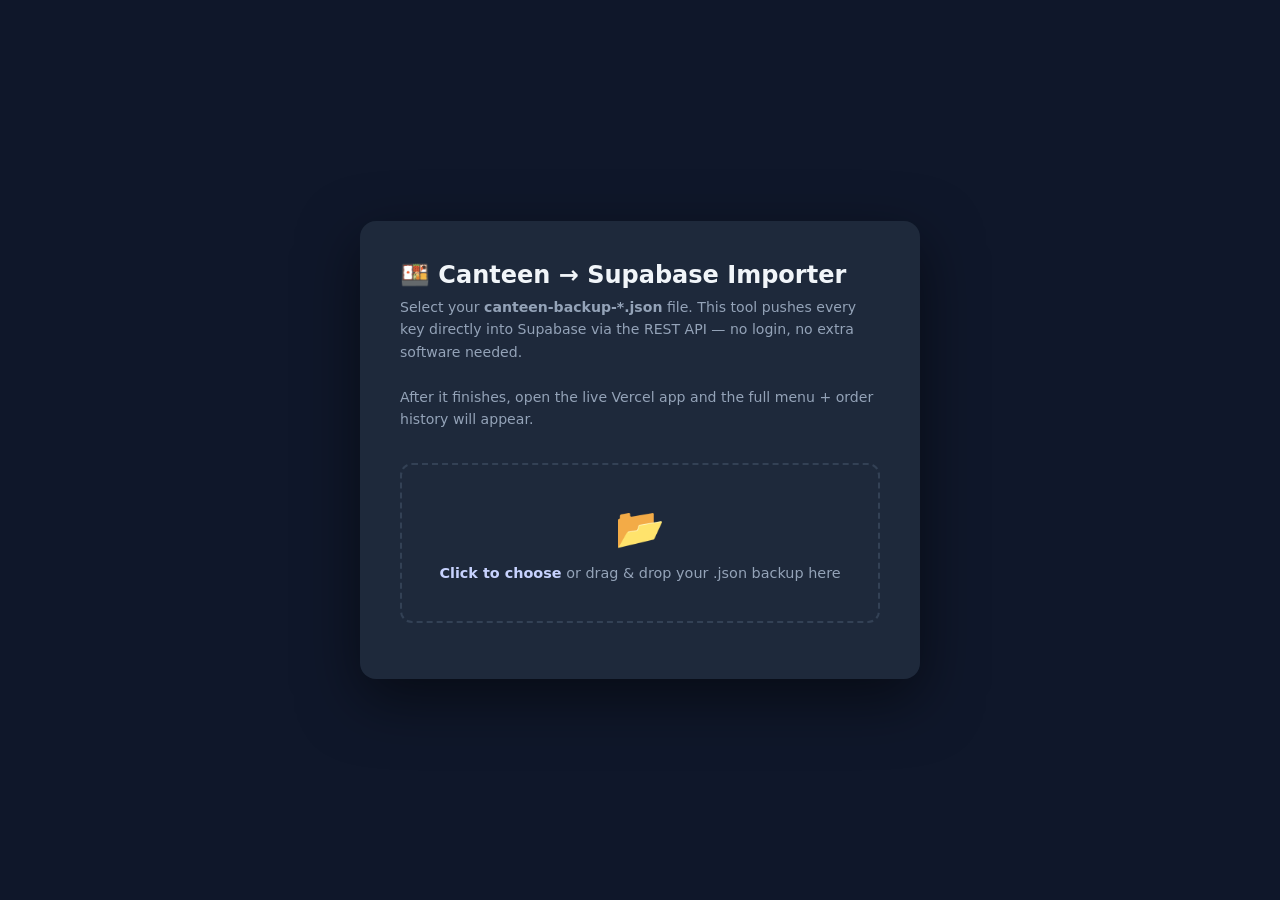
<file: import-to-supabase.html>
<!DOCTYPE html>
<html lang="en">
<head>
  <meta charset="UTF-8">
  <title>Canteen → Supabase Importer</title>
  <style>
    *{box-sizing:border-box;margin:0;padding:0;}
    body{font-family:system-ui,sans-serif;background:#0f172a;color:#e2e8f0;min-height:100vh;display:flex;align-items:center;justify-content:center;padding:2rem;}
    .card{background:#1e293b;border-radius:16px;padding:2.5rem;max-width:560px;width:100%;box-shadow:0 20px 60px rgba(0,0,0,.5);}
    h1{font-size:1.5rem;margin-bottom:.4rem;color:#f1f5f9;}
    .sub{font-size:.88rem;color:#94a3b8;margin-bottom:2rem;line-height:1.6;}
    .drop{border:2px dashed #334155;border-radius:12px;padding:2.5rem 2rem;text-align:center;cursor:pointer;transition:border-color .2s,background .2s;margin-bottom:1rem;}
    .drop:hover,.drop.over{border-color:#6366f1;background:#6366f115;}
    .drop-icon{font-size:2.5rem;margin-bottom:.8rem;}
    .drop-lbl{color:#94a3b8;font-size:.9rem;}
    .drop-lbl strong{color:#c7d2fe;}
    #fileInput{display:none;}
    .log{background:#0f172a;border-radius:10px;padding:1rem 1.2rem;font-family:'Courier New',monospace;font-size:.78rem;max-height:260px;overflow-y:auto;display:none;margin-top:1rem;}
    .log p{margin:.2rem 0;line-height:1.4;}
    .ok{color:#86efac;} .er{color:#fca5a5;} .inf{color:#93c5fd;} .dim{color:#475569;}
    .bar-wrap{height:7px;background:#0f172a;border-radius:4px;margin-top:1rem;display:none;overflow:hidden;}
    .bar{height:100%;width:0;background:linear-gradient(90deg,#6366f1,#a5b4fc);transition:width .3s;border-radius:4px;}
    .result{margin-top:1.2rem;padding:1.2rem;border-radius:10px;font-size:.9rem;display:none;line-height:1.6;}
    .result.ok{background:#14532d;color:#86efac;border:1px solid #166534;}
    .result.er{background:#450a0a;color:#fca5a5;border:1px solid #7f1d1d;}
  </style>
</head>
<body>
<div class="card">
  <h1>🍱 Canteen → Supabase Importer</h1>
  <p class="sub">
    Select your <strong>canteen-backup-*.json</strong> file. This tool pushes every key directly into
    Supabase via the REST API — no login, no extra software needed.<br><br>
    After it finishes, open the live Vercel app and the full menu + order history will appear.
  </p>

  <div class="drop" id="drop" onclick="document.getElementById('fileInput').click()">
    <div class="drop-icon">📂</div>
    <div class="drop-lbl"><strong>Click to choose</strong> or drag &amp; drop your .json backup here</div>
  </div>
  <input type="file" id="fileInput" accept="application/json">

  <div class="bar-wrap" id="barWrap"><div class="bar" id="bar"></div></div>
  <div class="log" id="log"></div>
  <div class="result" id="result"></div>
</div>

<script>
// ── Supabase config ────────────────────────────────────────────────────────
const SUPA_URL = 'https://gmimiyaehcpvivqodqts.supabase.co';
const SUPA_KEY = 'eyJhbGciOiJIUzI1NiIsInR5cCI6IkpXVCJ9.eyJpc3MiOiJzdXBhYmFzZSIsInJlZiI6ImdtaW1peWFlaGNwdml2cW9kcXRzIiwicm9sZSI6ImFub24iLCJpYXQiOjE3ODYyNjE3NzcsImV4cCI6MjEwMTgzNzc3N30.5qeqcHVJcIkSXZGVxBDFX9k_-PMzbuVTtoSMcMc8fcE';

// Uses the Supabase REST API directly — no CDN JS library needed
async function supaUpsert(rows){
  const res = await fetch(`${SUPA_URL}/rest/v1/store`, {
    method: 'POST',
    headers: {
      'apikey': SUPA_KEY,
      'Authorization': `Bearer ${SUPA_KEY}`,
      'Content-Type': 'application/json',
      'Prefer': 'resolution=merge-duplicates,return=minimal'
    },
    body: JSON.stringify(rows)
  });
  if(!res.ok){
    const txt = await res.text();
    throw new Error(`HTTP ${res.status}: ${txt}`);
  }
  return true;
}

// ── UI helpers ─────────────────────────────────────────────────────────────
const logEl    = document.getElementById('log');
const barWrap  = document.getElementById('barWrap');
const bar      = document.getElementById('bar');
const resultEl = document.getElementById('result');
const drop     = document.getElementById('drop');
const fileInp  = document.getElementById('fileInput');

function addLog(msg, cls='inf'){
  logEl.style.display = 'block';
  const p = document.createElement('p');
  p.className = cls;
  p.textContent = msg;
  logEl.appendChild(p);
  logEl.scrollTop = logEl.scrollHeight;
}

// ── Drag & drop ────────────────────────────────────────────────────────────
drop.addEventListener('dragover', e=>{ e.preventDefault(); drop.classList.add('over'); });
drop.addEventListener('dragleave', ()=>drop.classList.remove('over'));
drop.addEventListener('drop', e=>{ e.preventDefault(); drop.classList.remove('over'); process(e.dataTransfer.files[0]); });
fileInp.addEventListener('change', ()=>process(fileInp.files[0]));

// ── Main import logic ──────────────────────────────────────────────────────
async function process(file){
  if(!file) return;

  // Reset UI
  logEl.innerHTML=''; logEl.style.display='none';
  resultEl.style.display='none';
  barWrap.style.display='block'; bar.style.width='0%';

  addLog(`📄 Reading: ${file.name}`);

  let dump;
  try{
    const text = await file.text();
    dump = JSON.parse(text);
  }catch(e){
    addLog(`✗ Cannot parse JSON: ${e.message}`, 'er');
    return;
  }

  const keys = Object.keys(dump);
  if(keys.length === 0){ addLog('✗ File is empty — no keys found', 'er'); return; }
  addLog(`Found ${keys.length} keys: ${keys.join(' · ')}`, 'dim');
  addLog('');

  // Build Supabase rows — parse the stored JSON string back to object for JSONB
  const rows = keys.map(k => {
    let value;
    try{ value = JSON.parse(dump[k]); }catch(e){ value = dump[k]; }
    return { key: k, value, updated_at: new Date().toISOString() };
  });

  const CHUNK = 5; // small chunks so no request is too large
  let done = 0, errCount = 0;

  for(let i = 0; i < rows.length; i += CHUNK){
    const chunk = rows.slice(i, i + CHUNK);
    const labels = chunk.map(r => r.key).join(' + ');
    try{
      await supaUpsert(chunk);
      done += chunk.length;
      addLog(`✓ [${done}/${rows.length}] ${labels}`, 'ok');
    }catch(e){
      errCount++;
      addLog(`✗ Failed: ${labels} — ${e.message}`, 'er');
    }
    bar.style.width = `${Math.min(100, Math.round(((i+CHUNK)/rows.length)*100))}%`;
  }

  bar.style.width = '100%';
  addLog('');

  resultEl.style.display = 'block';
  if(errCount === 0){
    resultEl.className = 'result ok';
    resultEl.innerHTML = `<strong>✅ All ${done} records pushed to Supabase!</strong><br><br>
      Now open your live Vercel app in a <em>new browser tab (or incognito)</em> —
      it will automatically pull all ${done} records and your full menu + history will be live.`;
    addLog(`🎉 Done! Open your Vercel app now.`, 'ok');
  }else{
    resultEl.className = 'result er';
    resultEl.innerHTML = `<strong>⚠ ${errCount} batch(es) failed.</strong><br>
      ${done} records pushed. Scroll the log above. Common cause: Supabase RLS policy missing for INSERT.<br>
      Check the SQL section below and run it in your Supabase SQL editor.`;
    addLog('— If you see 401/403 errors, run the RLS fix SQL below', 'er');
    addLog('CREATE POLICY IF NOT EXISTS "anon full access" ON store FOR ALL TO anon USING (true) WITH CHECK (true);', 'dim');
  }
}
</script>
</body>
</html>
</file>
